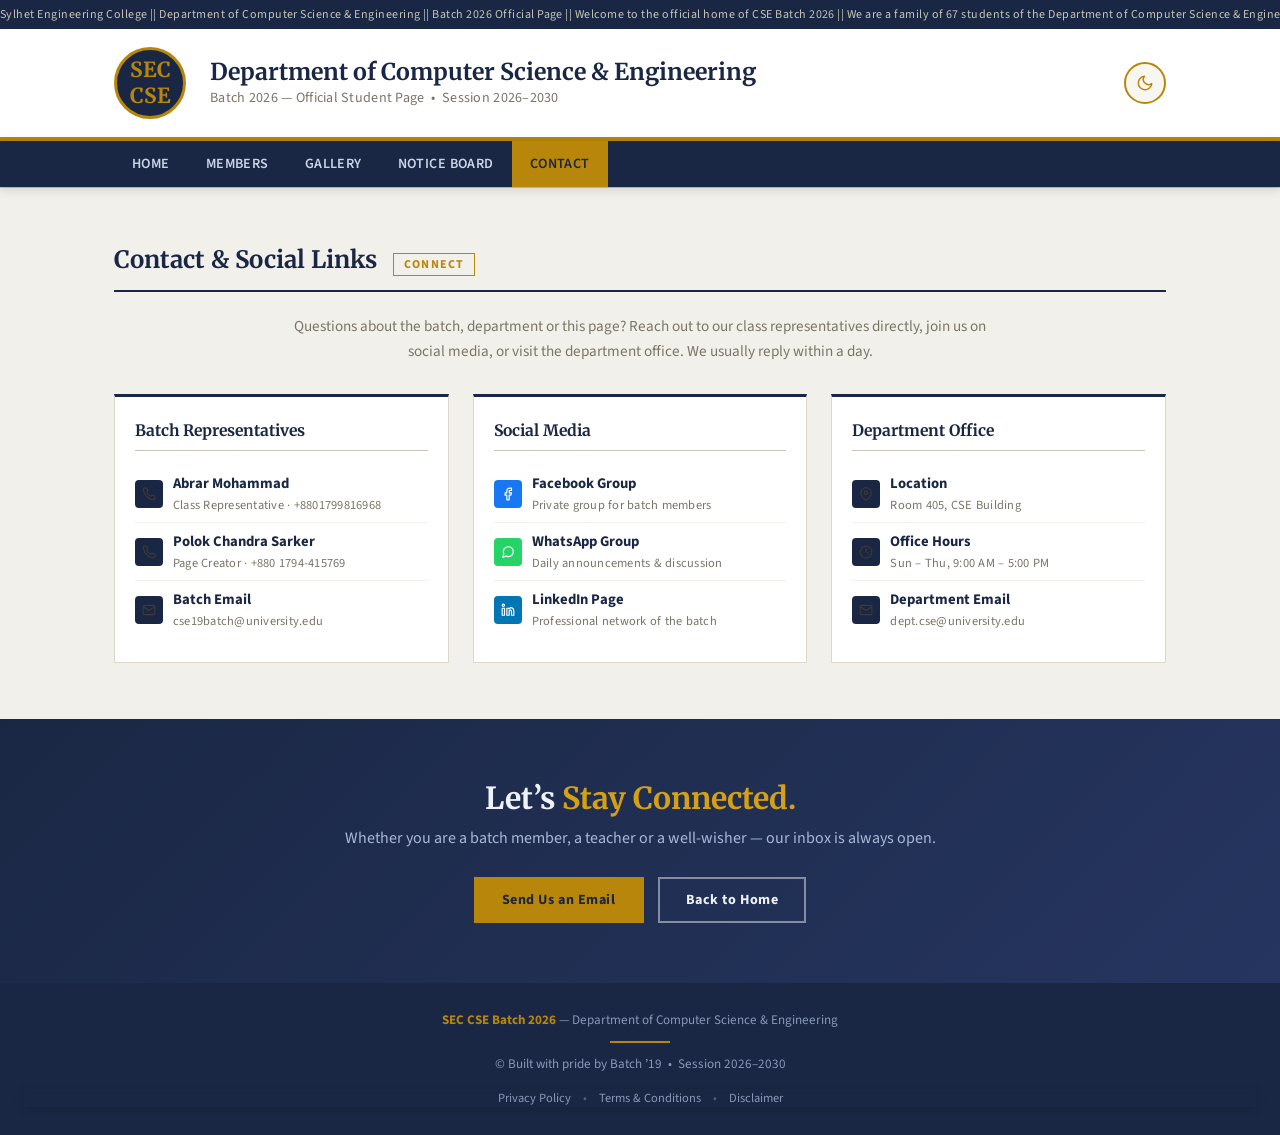
<file: contact.html>
<!DOCTYPE html>
<html lang="en">
<head>
<meta charset="UTF-8">
<meta name="viewport" content="width=device-width, initial-scale=1.0">
<meta name="description" content="Contact CSE Batch 2026 — Department of Computer Science & Engineering, Sylhet Engineering College.">
<title>Contact | SEC CSE Batch 2026</title>
<script>
(function () {
  try {
    var t = localStorage.getItem('theme');
    if (!t) t = window.matchMedia('(prefers-color-scheme: dark)').matches ? 'dark' : 'light';
    if (t === 'dark') document.documentElement.classList.add('dark-mode');
  } catch (e) {}
})();
</script>
<style>html.dark-mode{background:#0d1320}</style>
<link rel="stylesheet" href="style1.css">
<script src="script.js" defer></script>
</head>
<body>

<!-- TOP BAR -->
<div class="sticky-head">
<div class="top-bar">
  <span class="sr-only">Sylhet Engineering College || Department of Computer Science &amp; Engineering || Batch 2026 Official Page</span>
  <div class="top-bar-marquee" aria-hidden="true">
    <div class="top-bar-track">
      <!-- Text is filled by script.js — edit TOP_BAR_TEXT at the top of script.js -->
    </div>
  </div>
</div>

<!-- HEADER -->
<header>
  <div class="header-inner">
    <div class="uni-seal"> SEC <br>CSE</div>
    <div class="header-text">
      <h1>Department of Computer Science & Engineering</h1>
      <p>Batch 2026 &mdash; Official Student Page &nbsp;&bull;&nbsp; Session 2026–2030</p>
    </div>
  </div>
</header>

<!-- NAV -->
<nav>
  <button type="button" class="nav-toggle" id="nav-toggle" aria-label="Open navigation menu" aria-expanded="false" aria-controls="site-nav-menu">
    <span class="nav-toggle-bar"></span>
    <span class="nav-toggle-bar"></span>
    <span class="nav-toggle-bar"></span>
  </button>
  <ul id="site-nav-menu">
     <li><a href="index.html">Home</a></li>
    <li><a href="member.html">Members</a></li>
    <li><a href="gallery.html">Gallery</a></li>
    <li><a href="notice.html">Notice Board</a></li>
    <li><a href="contact.html" class="active">Contact</a></li>
  </ul>
</nav>
</div>

<!-- CONTACT -->
<div id="contact" class="contact-bg">
  <div class="section">
    <div class="section-header">
      <h3 class="js-typing">Contact &amp; Social Links</h3>
      <span class="tag">Connect</span>
    </div>

    <p class="members-intro">
      Questions about the batch, department or this page? Reach out to our class
      representatives directly, join us on social media, or visit the department office.
      We usually reply within a day.
    </p>

    <div class="contact-grid">

      <div class="contact-card" data-reveal>
        <h4>Batch Representatives</h4>
        <a class="contact-link" href="tel:+8801799816968">
          <span class="contact-icon">
            <svg xmlns="http://www.w3.org/2000/svg" width="14" height="14" viewBox="0 0 24 24" fill="none" stroke="currentColor" stroke-width="2" stroke-linecap="round" stroke-linejoin="round"><path d="M22 16.92v3a2 2 0 0 1-2.18 2 19.79 19.79 0 0 1-8.63-3.07 19.5 19.5 0 0 1-6-6 19.79 19.79 0 0 1-3.07-8.67A2 2 0 0 1 4.11 2h3a2 2 0 0 1 2 1.72c.127.96.361 1.903.7 2.81a2 2 0 0 1-.45 2.11L8.09 9.91a16 16 0 0 0 6 6l1.27-1.27a2 2 0 0 1 2.11-.45c.907.339 1.85.573 2.81.7A2 2 0 0 1 22 16.92z"/></svg>
          </span>
          <span class="contact-text">
            <strong>Abrar Mohammad</strong>
            <small>Class Representative &middot; +8801799816968</small>
          </span>
        </a>
        <a class="contact-link" href="tel:+8801794415769">
          <span class="contact-icon">
            <svg xmlns="http://www.w3.org/2000/svg" width="14" height="14" viewBox="0 0 24 24" fill="none" stroke="currentColor" stroke-width="2" stroke-linecap="round" stroke-linejoin="round"><path d="M22 16.92v3a2 2 0 0 1-2.18 2 19.79 19.79 0 0 1-8.63-3.07 19.5 19.5 0 0 1-6-6 19.79 19.79 0 0 1-3.07-8.67A2 2 0 0 1 4.11 2h3a2 2 0 0 1 2 1.72c.127.96.361 1.903.7 2.81a2 2 0 0 1-.45 2.11L8.09 9.91a16 16 0 0 0 6 6l1.27-1.27a2 2 0 0 1 2.11-.45c.907.339 1.85.573 2.81.7A2 2 0 0 1 22 16.92z"/></svg>
          </span>
          <span class="contact-text">
            <strong>Polok Chandra Sarker</strong>
            <small>Page Creator &middot; +880 1794-415769</small>
          </span>
        </a>
        <a class="contact-link" href="mailto:cse19batch@university.edu">
          <span class="contact-icon">
            <svg xmlns="http://www.w3.org/2000/svg" width="14" height="14" viewBox="0 0 24 24" fill="none" stroke="currentColor" stroke-width="2" stroke-linecap="round" stroke-linejoin="round"><rect x="2" y="4" width="20" height="16" rx="2"/><path d="m22 6-10 7L2 6"/></svg>
          </span>
          <span class="contact-text">
            <strong>Batch Email</strong>
            <small>cse19batch@university.edu</small>
          </span>
        </a>
      </div>

      <div class="contact-card" data-reveal>
        <h4>Social Media</h4>
        <a class="contact-link" href="#">
          <span class="contact-icon facebook">
            <svg xmlns="http://www.w3.org/2000/svg" width="14" height="14" viewBox="0 0 24 24" fill="none" stroke="currentColor" stroke-width="2" stroke-linecap="round" stroke-linejoin="round"><path d="M18 2h-3a5 5 0 0 0-5 5v3H7v4h3v8h4v-8h3l1-4h-4V7a1 1 0 0 1 1-1h3z"/></svg>
          </span>
          <span class="contact-text">
            <strong>Facebook Group</strong>
            <small>Private group for batch members</small>
          </span>
        </a>
        <a class="contact-link" href="https://chat.whatsapp.com/BFj29uCZTwAJfOUkCrlw5E?s=cl&p=a&ilr=1">
          <span class="contact-icon whatsapp">
            <svg xmlns="http://www.w3.org/2000/svg" width="14" height="14" viewBox="0 0 24 24" fill="none" stroke="currentColor" stroke-width="2" stroke-linecap="round" stroke-linejoin="round"><path d="M21 11.5a8.38 8.38 0 0 1-.9 3.8 8.5 8.5 0 0 1-7.6 4.7 8.38 8.38 0 0 1-3.8-.9L3 21l1.9-5.7a8.38 8.38 0 0 1-.9-3.8 8.5 8.5 0 0 1 4.7-7.6 8.38 8.38 0 0 1 3.8-.9h.5a8.48 8.48 0 0 1 8 8v.5z"/></svg>
          </span>
          <span class="contact-text">
            <strong>WhatsApp Group</strong>
            <small>Daily announcements &amp; discussion</small>
          </span>
        </a>
        <a class="contact-link" href="#">
          <span class="contact-icon linkedin">
            <svg xmlns="http://www.w3.org/2000/svg" width="14" height="14" viewBox="0 0 24 24" fill="none" stroke="currentColor" stroke-width="2" stroke-linecap="round" stroke-linejoin="round"><path d="M16 8a6 6 0 0 1 6 6v7h-4v-7a2 2 0 0 0-2-2 2 2 0 0 0-2 2v7h-4V9h4v1.5A6 6 0 0 1 16 8z"/><rect x="2" y="9" width="4" height="12"/><circle cx="4" cy="4" r="2"/></svg>
          </span>
          <span class="contact-text">
            <strong>LinkedIn Page</strong>
            <small>Professional network of the batch</small>
          </span>
        </a>
      </div>

      <div class="contact-card" data-reveal>
        <h4>Department Office</h4>
        <a class="contact-link" href="#">
          <span class="contact-icon">
            <svg xmlns="http://www.w3.org/2000/svg" width="14" height="14" viewBox="0 0 24 24" fill="none" stroke="currentColor" stroke-width="2" stroke-linecap="round" stroke-linejoin="round"><path d="M21 10c0 7-9 13-9 13s-9-6-9-13a9 9 0 0 1 18 0z"/><circle cx="12" cy="10" r="3"/></svg>
          </span>
          <span class="contact-text">
            <strong>Location</strong>
            <small>Room 405, CSE Building</small>
          </span>
        </a>
        <a class="contact-link" href="#">
          <span class="contact-icon">
            <svg xmlns="http://www.w3.org/2000/svg" width="14" height="14" viewBox="0 0 24 24" fill="none" stroke="currentColor" stroke-width="2" stroke-linecap="round" stroke-linejoin="round"><circle cx="12" cy="12" r="10"/><polyline points="12 6 12 12 16 14"/></svg>
          </span>
          <span class="contact-text">
            <strong>Office Hours</strong>
            <small>Sun &ndash; Thu, 9:00 AM &ndash; 5:00 PM</small>
          </span>
        </a>
        <a class="contact-link" href="mailto:dept.cse@university.edu">
          <span class="contact-icon">
            <svg xmlns="http://www.w3.org/2000/svg" width="14" height="14" viewBox="0 0 24 24" fill="none" stroke="currentColor" stroke-width="2" stroke-linecap="round" stroke-linejoin="round"><rect x="2" y="4" width="20" height="16" rx="2"/><path d="m22 6-10 7L2 6"/></svg>
          </span>
          <span class="contact-text">
            <strong>Department Email</strong>
            <small>dept.cse@university.edu</small>
          </span>
        </a>
      </div>

    </div>
  </div>
</div>

<!-- CONTACT CTA -->
<div class="cta-band">
  <div class="cta-inner">
    <h3>Let&rsquo;s <span>Stay Connected.</span></h3>
    <p>Whether you are a batch member, a teacher or a well-wisher &mdash; our inbox is always open.</p>
    <div class="cta-actions">
      <a href="mailto: ppcs9998@gmail.com" class="btn btn-gold">Send Us an Email</a>
      <a href="index.html" class="btn btn-ghost">Back to Home</a>
    </div>
  </div>
</div>

<!-- FOOTER -->
<footer>
  <div><strong> SEC CSE Batch 2026</strong> &mdash; Department of Computer Science &amp; Engineering</div>
  <div class="footer-rule"></div>
  <div>© Built with pride by Batch &rsquo;19 &nbsp;&bull;&nbsp; Session 2026&ndash;2030</div>
  <nav class="footer-legal" aria-label="Legal and information">
    <a href="privacy.html">Privacy Policy</a>
    <span class="sep" aria-hidden="true">&bull;</span>
    <a href="terms.html">Terms &amp; Conditions</a>
    <span class="sep" aria-hidden="true">&bull;</span>
    <a href="disclaimer.html">Disclaimer</a>
  </nav>
</footer>

    </body>
</html>
</file>
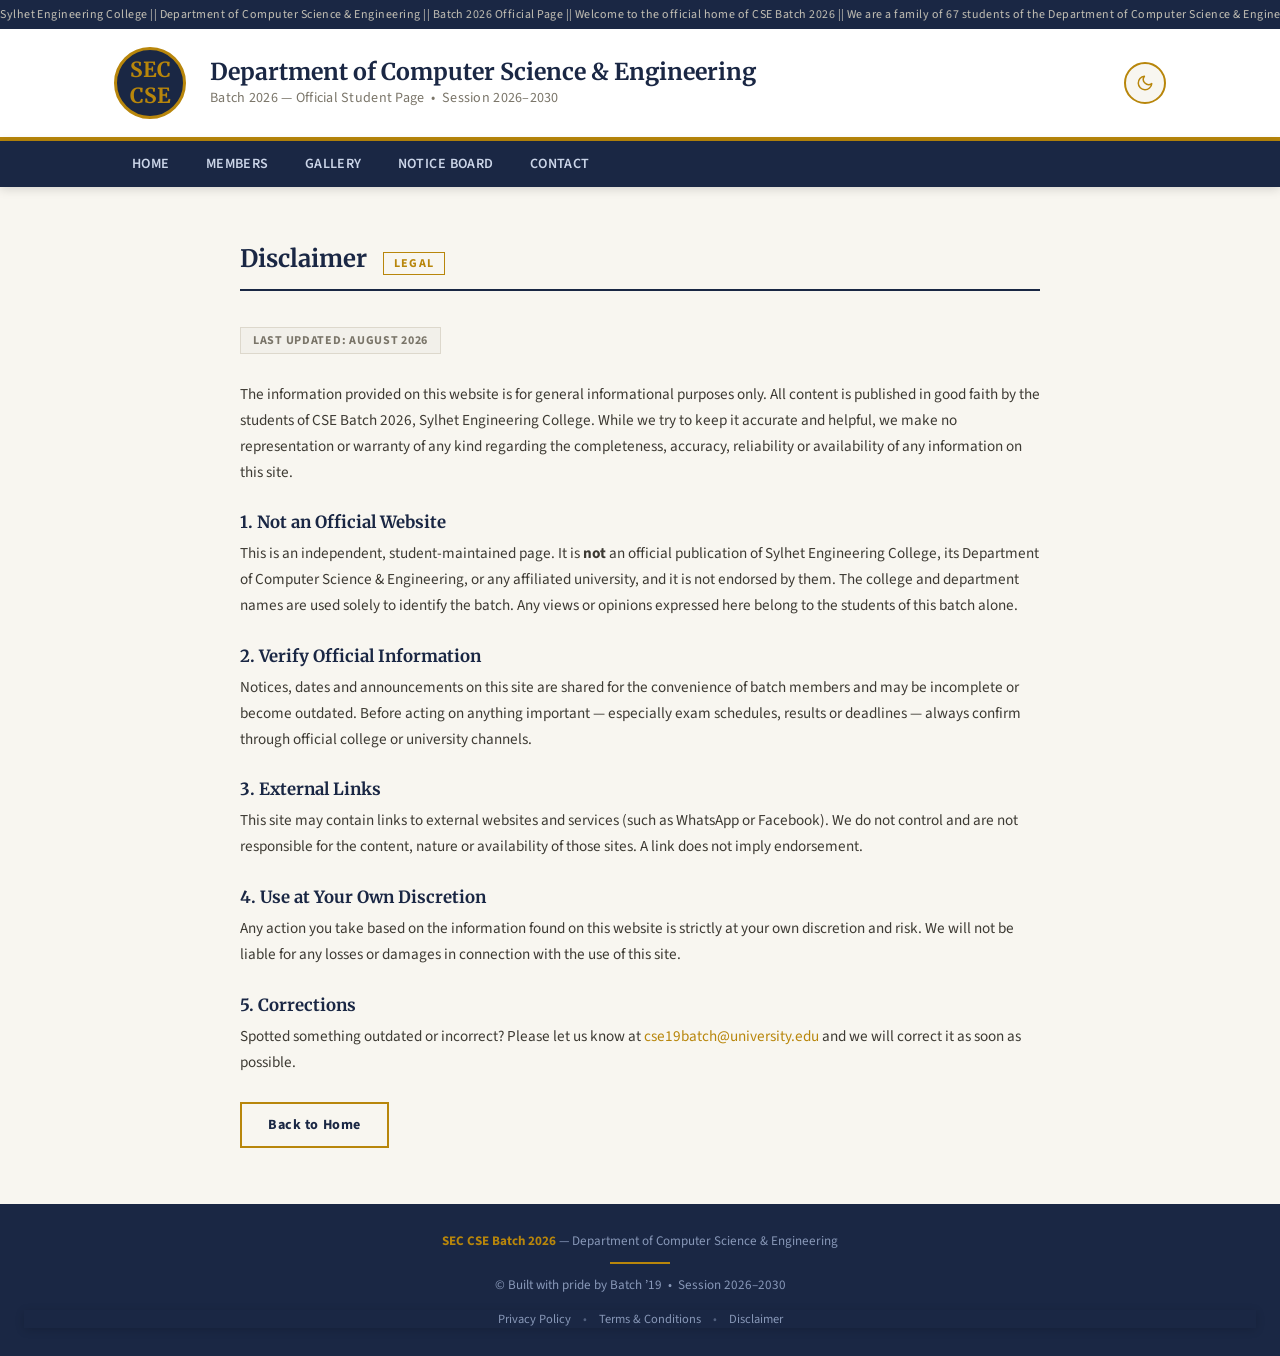
<file: disclaimer.html>
<!DOCTYPE html>
<html lang="en">
<head>
<meta charset="UTF-8">
<meta name="viewport" content="width=device-width, initial-scale=1.0">
<meta name="description" content="Disclaimer of the SEC CSE Batch 2026 student website.">
<meta name="robots" content="noindex">
<title>Disclaimer | SEC CSE Batch 2026</title>
<script>
(function () {
  try {
    var t = localStorage.getItem('theme');
    if (!t) t = window.matchMedia('(prefers-color-scheme: dark)').matches ? 'dark' : 'light';
    if (t === 'dark') document.documentElement.classList.add('dark-mode');
  } catch (e) {}
})();
</script>
<style>html.dark-mode{background:#0d1320}</style>
<link rel="stylesheet" href="style1.css">
<script src="script.js" defer></script>
</head>
<body>

<!-- TOP BAR -->
<div class="sticky-head">
<div class="top-bar">
  <span class="sr-only">Sylhet Engineering College || Department of Computer Science &amp; Engineering || Batch 2026 Official Page</span>
  <div class="top-bar-marquee" aria-hidden="true">
    <div class="top-bar-track">
      <!-- Text is filled by script.js — edit TOP_BAR_TEXT at the top of script.js -->
    </div>
  </div>
</div>

<!-- HEADER -->
<header>
  <div class="header-inner">
    <div class="uni-seal"> SEC <br>CSE</div>
    <div class="header-text">
      <h1>Department of Computer Science & Engineering</h1>
      <p>Batch 2026 &mdash; Official Student Page &nbsp;&bull;&nbsp; Session 2026–2030</p>
    </div>
  </div>
</header>

<!-- NAV -->
<nav>
  <button type="button" class="nav-toggle" id="nav-toggle" aria-label="Open navigation menu" aria-expanded="false" aria-controls="site-nav-menu">
    <span class="nav-toggle-bar"></span>
    <span class="nav-toggle-bar"></span>
    <span class="nav-toggle-bar"></span>
  </button>
  <ul id="site-nav-menu">
     <li><a href="index.html">Home</a></li>
    <li><a href="member.html">Members</a></li>
    <li><a href="gallery.html">Gallery</a></li>
    <li><a href="notice.html">Notice Board</a></li>
    <li><a href="contact.html">Contact</a></li>
  </ul>
</nav>
</div>

<!-- DISCLAIMER -->
<div id="disclaimer">
  <div class="section">
    <div class="legal-wrap">
      <div class="section-header">
        <h3>Disclaimer</h3>
        <span class="tag">Legal</span>
      </div>

      <span class="legal-updated">Last updated: August 2026</span>

      <div class="legal-section">
        <p>
          The information provided on this website is for general informational purposes only.
          All content is published in good faith by the students of CSE Batch 2026, Sylhet
          Engineering College. While we try to keep it accurate and helpful, we make no
          representation or warranty of any kind regarding the completeness, accuracy,
          reliability or availability of any information on this site.
        </p>
      </div>

      <div class="legal-section">
        <h4>1. Not an Official Website</h4>
        <p>
          This is an independent, student-maintained page. It is <strong>not</strong> an official
          publication of Sylhet Engineering College, its Department of Computer Science &amp;
          Engineering, or any affiliated university, and it is not endorsed by them. The college
          and department names are used solely to identify the batch. Any views or opinions
          expressed here belong to the students of this batch alone.
        </p>
      </div>

      <div class="legal-section">
        <h4>2. Verify Official Information</h4>
        <p>
          Notices, dates and announcements on this site are shared for the convenience of batch
          members and may be incomplete or become outdated. Before acting on anything important
          &mdash; especially exam schedules, results or deadlines &mdash; always confirm through
          official college or university channels.
        </p>
      </div>

      <div class="legal-section">
        <h4>3. External Links</h4>
        <p>
          This site may contain links to external websites and services (such as WhatsApp or
          Facebook). We do not control and are not responsible for the content, nature or
          availability of those sites. A link does not imply endorsement.
        </p>
      </div>

      <div class="legal-section">
        <h4>4. Use at Your Own Discretion</h4>
        <p>
          Any action you take based on the information found on this website is strictly at your
          own discretion and risk. We will not be liable for any losses or damages in connection
          with the use of this site.
        </p>
      </div>

      <div class="legal-section">
        <h4>5. Corrections</h4>
        <p>
          Spotted something outdated or incorrect? Please let us know at
          <a href="mailto:cse19batch@university.edu">cse19batch@university.edu</a> and we will
          correct it as soon as possible.
        </p>
      </div>

      <a href="index.html" class="btn btn-outline">Back to Home</a>
    </div>
  </div>
</div>

<!-- FOOTER -->
<footer>
  <div><strong> SEC CSE Batch 2026</strong> &mdash; Department of Computer Science &amp; Engineering</div>
  <div class="footer-rule"></div>
  <div>&copy; Built with pride by Batch &rsquo;19 &nbsp;&bull;&nbsp; Session 2026&ndash;2030</div>
  <nav class="footer-legal" aria-label="Legal and information">
    <a href="privacy.html">Privacy Policy</a>
    <span class="sep" aria-hidden="true">&bull;</span>
    <a href="terms.html">Terms &amp; Conditions</a>
    <span class="sep" aria-hidden="true">&bull;</span>
    <a href="disclaimer.html">Disclaimer</a>
  </nav>
</footer>

</body>
</html>
</file>
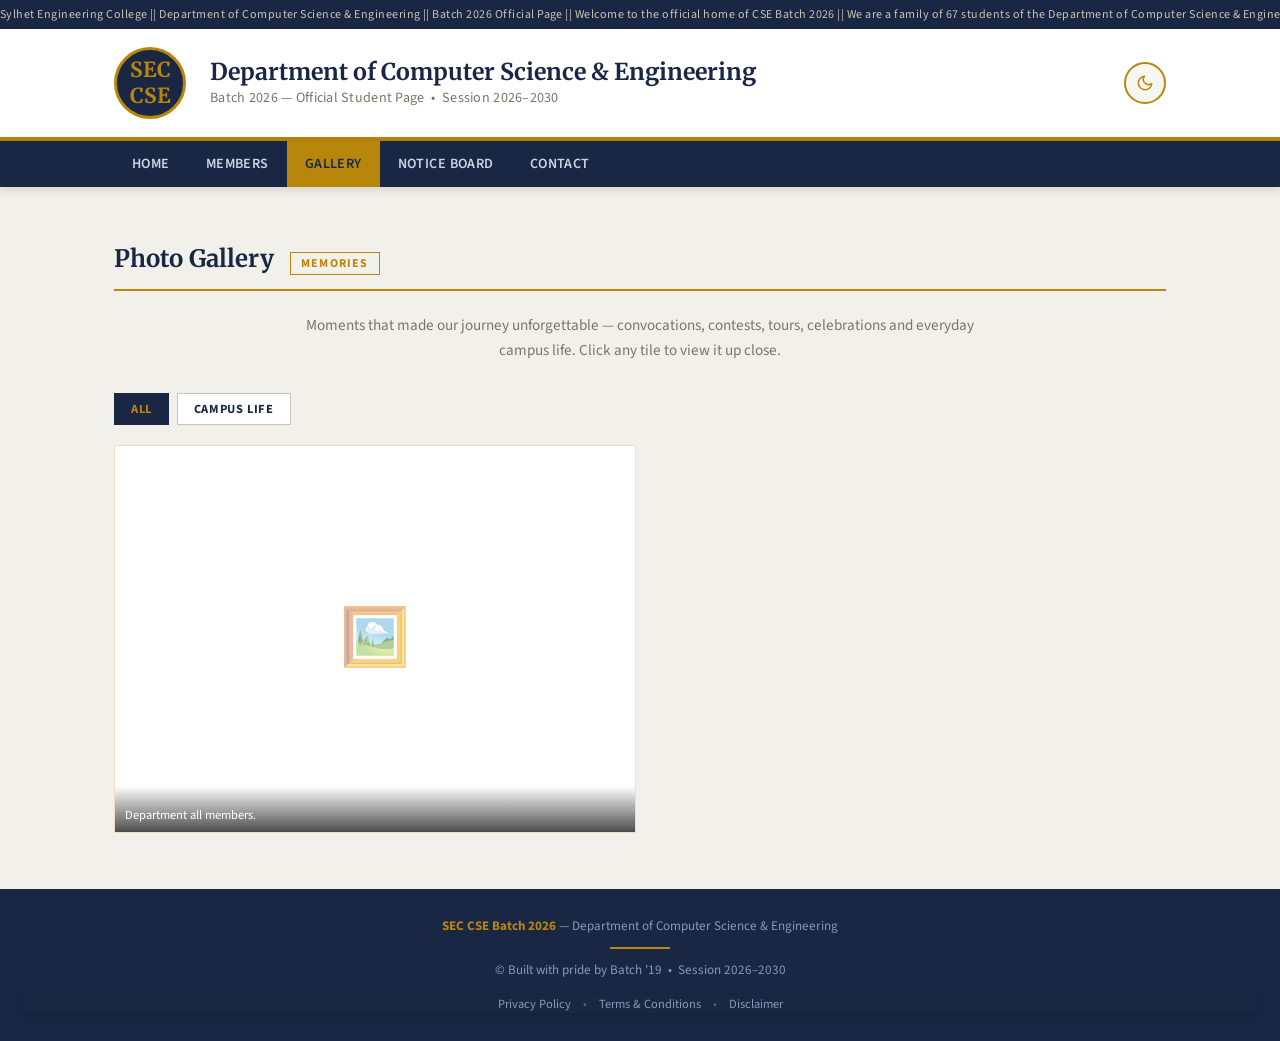
<file: gallery.html>
<!DOCTYPE html>
<html lang="en">
<head>
<meta charset="UTF-8">
<meta name="viewport" content="width=device-width, initial-scale=1.0">
<meta name="description" content="Photo gallery of CSE Batch 2026 — Department of Computer Science & Engineering, Sylhet Engineering College.">
<title>Gallery | SEC CSE Batch 2026</title>
<script>
(function () {
  try {
    var t = localStorage.getItem('theme');
    if (!t) t = window.matchMedia('(prefers-color-scheme: dark)').matches ? 'dark' : 'light';
    if (t === 'dark') document.documentElement.classList.add('dark-mode');
  } catch (e) {}
})();
</script>
<style>html.dark-mode{background:#0d1320}</style>
<link rel="stylesheet" href="style1.css">
<script src="gallery-data.js" defer></script>
<script src="script.js" defer></script>
</head>
<body>

<!-- TOP BAR -->
<div class="sticky-head">
<div class="top-bar">
  <span class="sr-only">Sylhet Engineering College || Department of Computer Science &amp; Engineering || Batch 2026 Official Page</span>
  <div class="top-bar-marquee" aria-hidden="true">
    <div class="top-bar-track">
      <!-- Text is filled by script.js — edit TOP_BAR_TEXT at the top of script.js -->
    </div>
  </div>
</div>

<!-- HEADER -->
<header>
  <div class="header-inner">
    <div class="uni-seal"> SEC <br>CSE</div>
    <div class="header-text">
      <h1>Department of Computer Science & Engineering</h1>
      <p>Batch 2026 &mdash; Official Student Page &nbsp;&bull;&nbsp; Session 2026–2030</p>
    </div>
  </div>
</header>

<!-- NAV -->
<nav>
  <button type="button" class="nav-toggle" id="nav-toggle" aria-label="Open navigation menu" aria-expanded="false" aria-controls="site-nav-menu">
    <span class="nav-toggle-bar"></span>
    <span class="nav-toggle-bar"></span>
    <span class="nav-toggle-bar"></span>
  </button>
  <ul id="site-nav-menu">
     <li><a href="index.html">Home</a></li>
    <li><a href="member.html">Members</a></li>
    <li><a href="gallery.html" class="active">Gallery</a></li>
    <li><a href="notice.html">Notice Board</a></li>
    <li><a href="contact.html">Contact</a></li>
  </ul>
</nav>
</div>

<!-- GALLERY -->
<div id="gallery" class="gallery-bg">
  <div class="gallery-inner">
    <div class="gallery-header">
      <h3 class="js-typing">Photo Gallery</h3>
      <span class="tag">Memories</span>
    </div>

    <p class="members-intro">
      Moments that made our journey unforgettable &mdash; convocations, contests, tours,
      celebrations and everyday campus life. Click any tile to view it up close.
    </p>

    <!-- Gallery images are rendered by script.js from GALLERY_DATA
         (gallery-data.js). There is no Firebase — the admin edits the data
         file in admin.html, then commits it to the repository. -->
    <div class="gallery-grid" data-gallery-grid></div>
  </div>
</div>

<!-- FOOTER -->
<footer>
  <div><strong> SEC CSE Batch 2026</strong> &mdash; Department of Computer Science &amp; Engineering</div>
  <div class="footer-rule"></div>
  <div>© Built with pride by Batch &rsquo;19 &nbsp;&bull;&nbsp; Session 2026&ndash;2030</div>
  <nav class="footer-legal" aria-label="Legal and information">
    <a href="privacy.html">Privacy Policy</a>
    <span class="sep" aria-hidden="true">&bull;</span>
    <a href="terms.html">Terms &amp; Conditions</a>
    <span class="sep" aria-hidden="true">&bull;</span>
    <a href="disclaimer.html">Disclaimer</a>
  </nav>
</footer>


    </body>
</html>
</file>
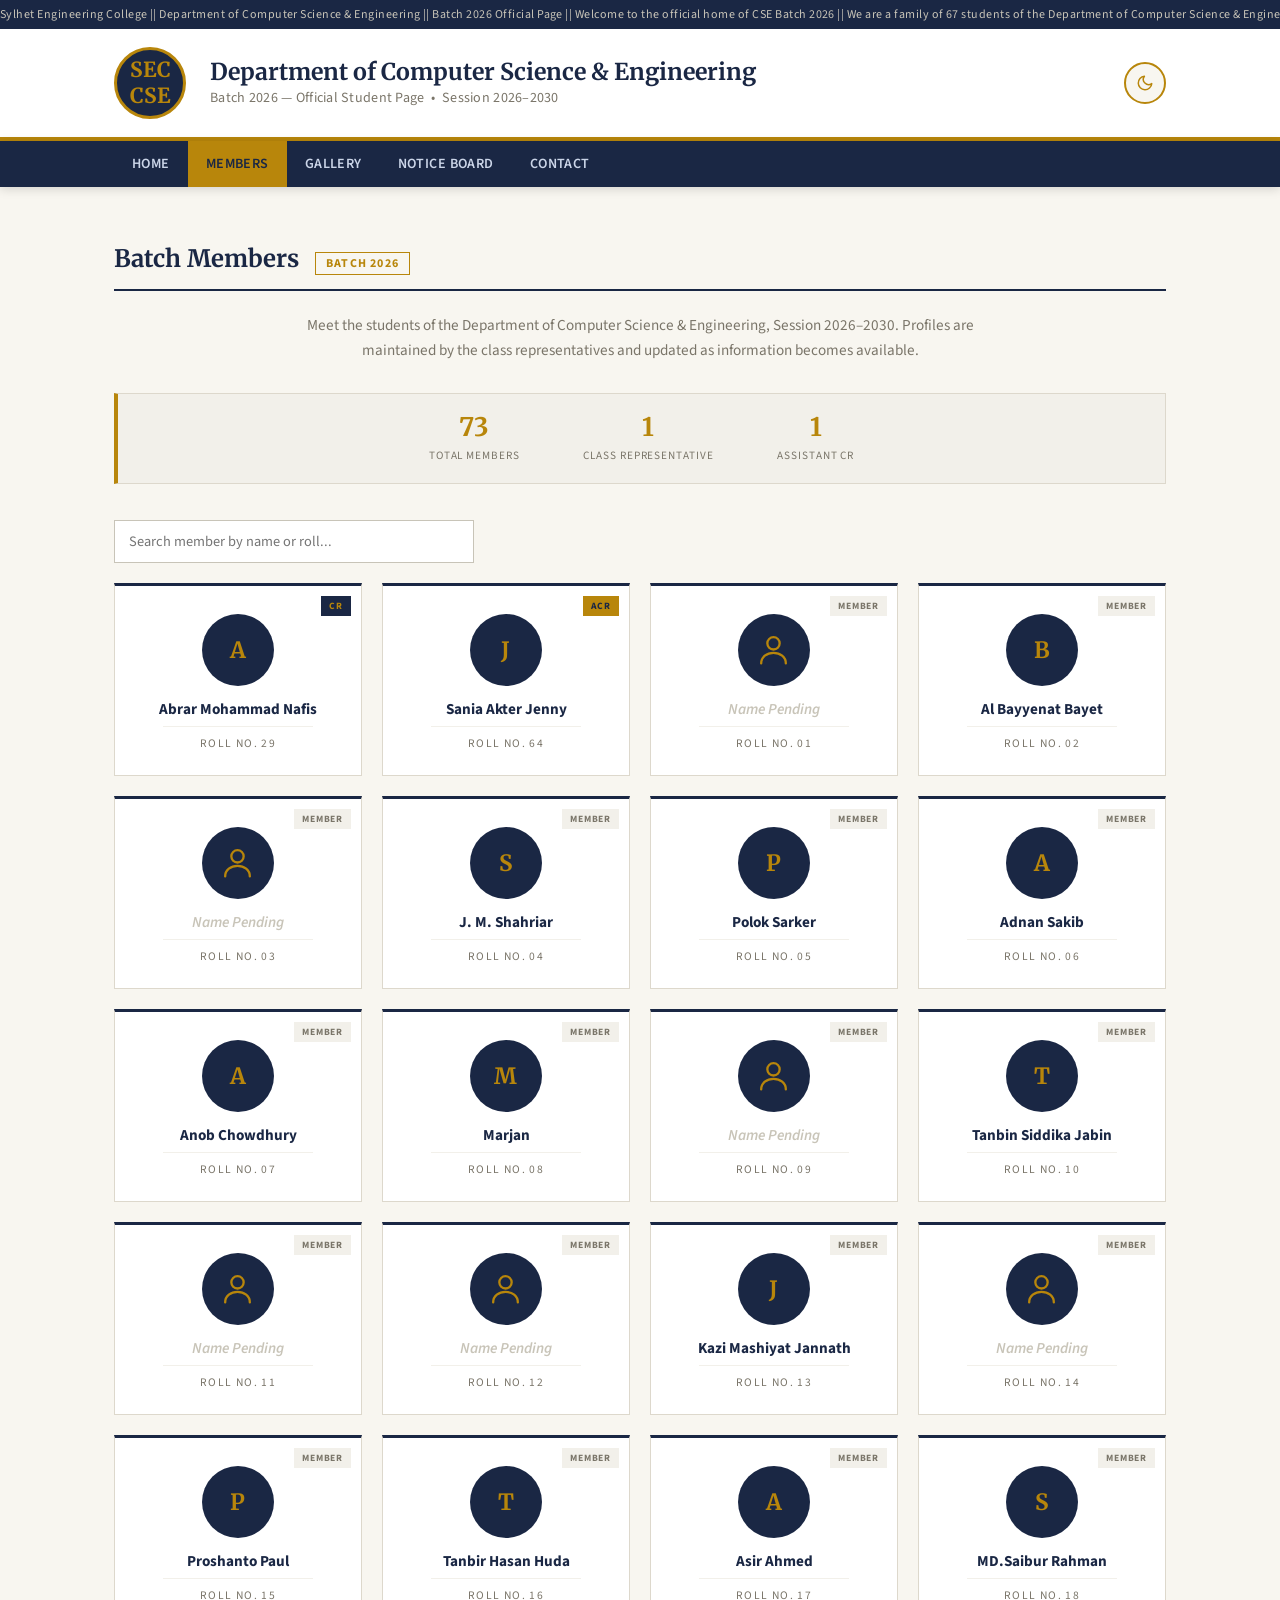
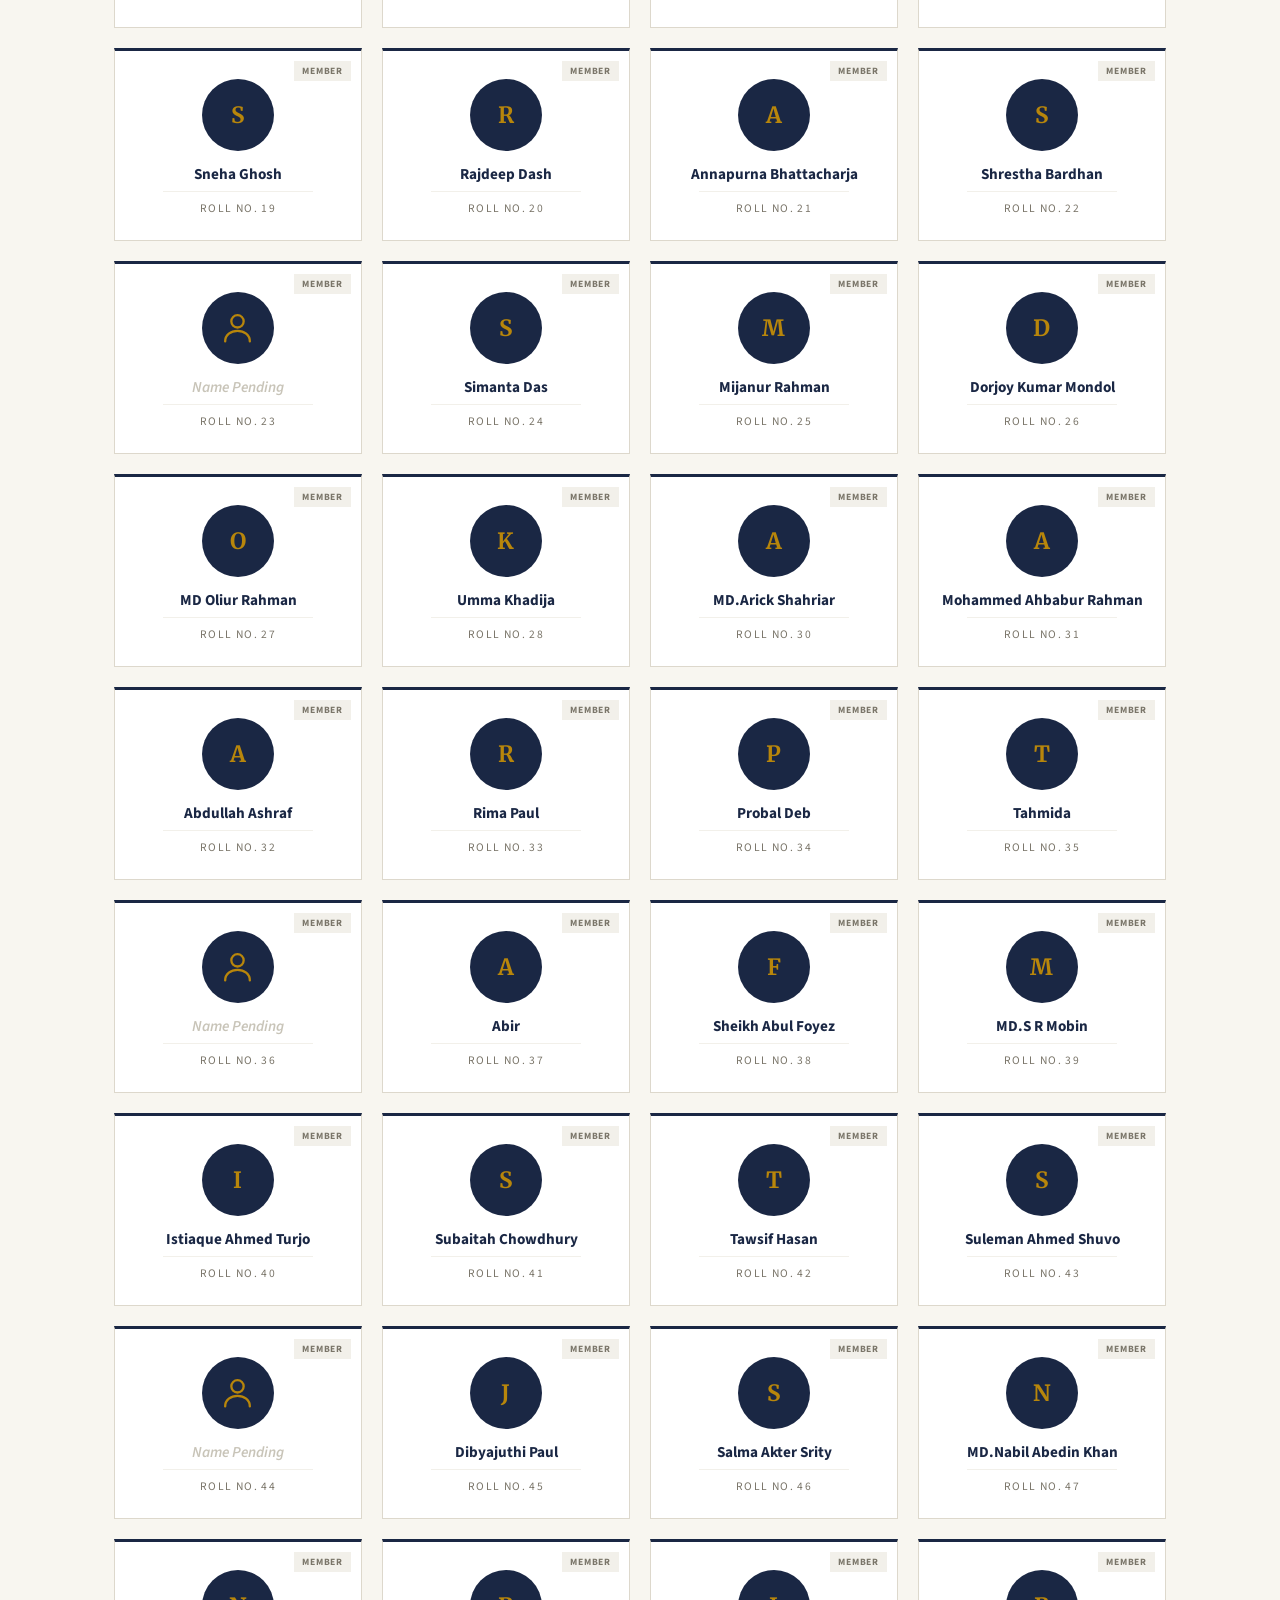
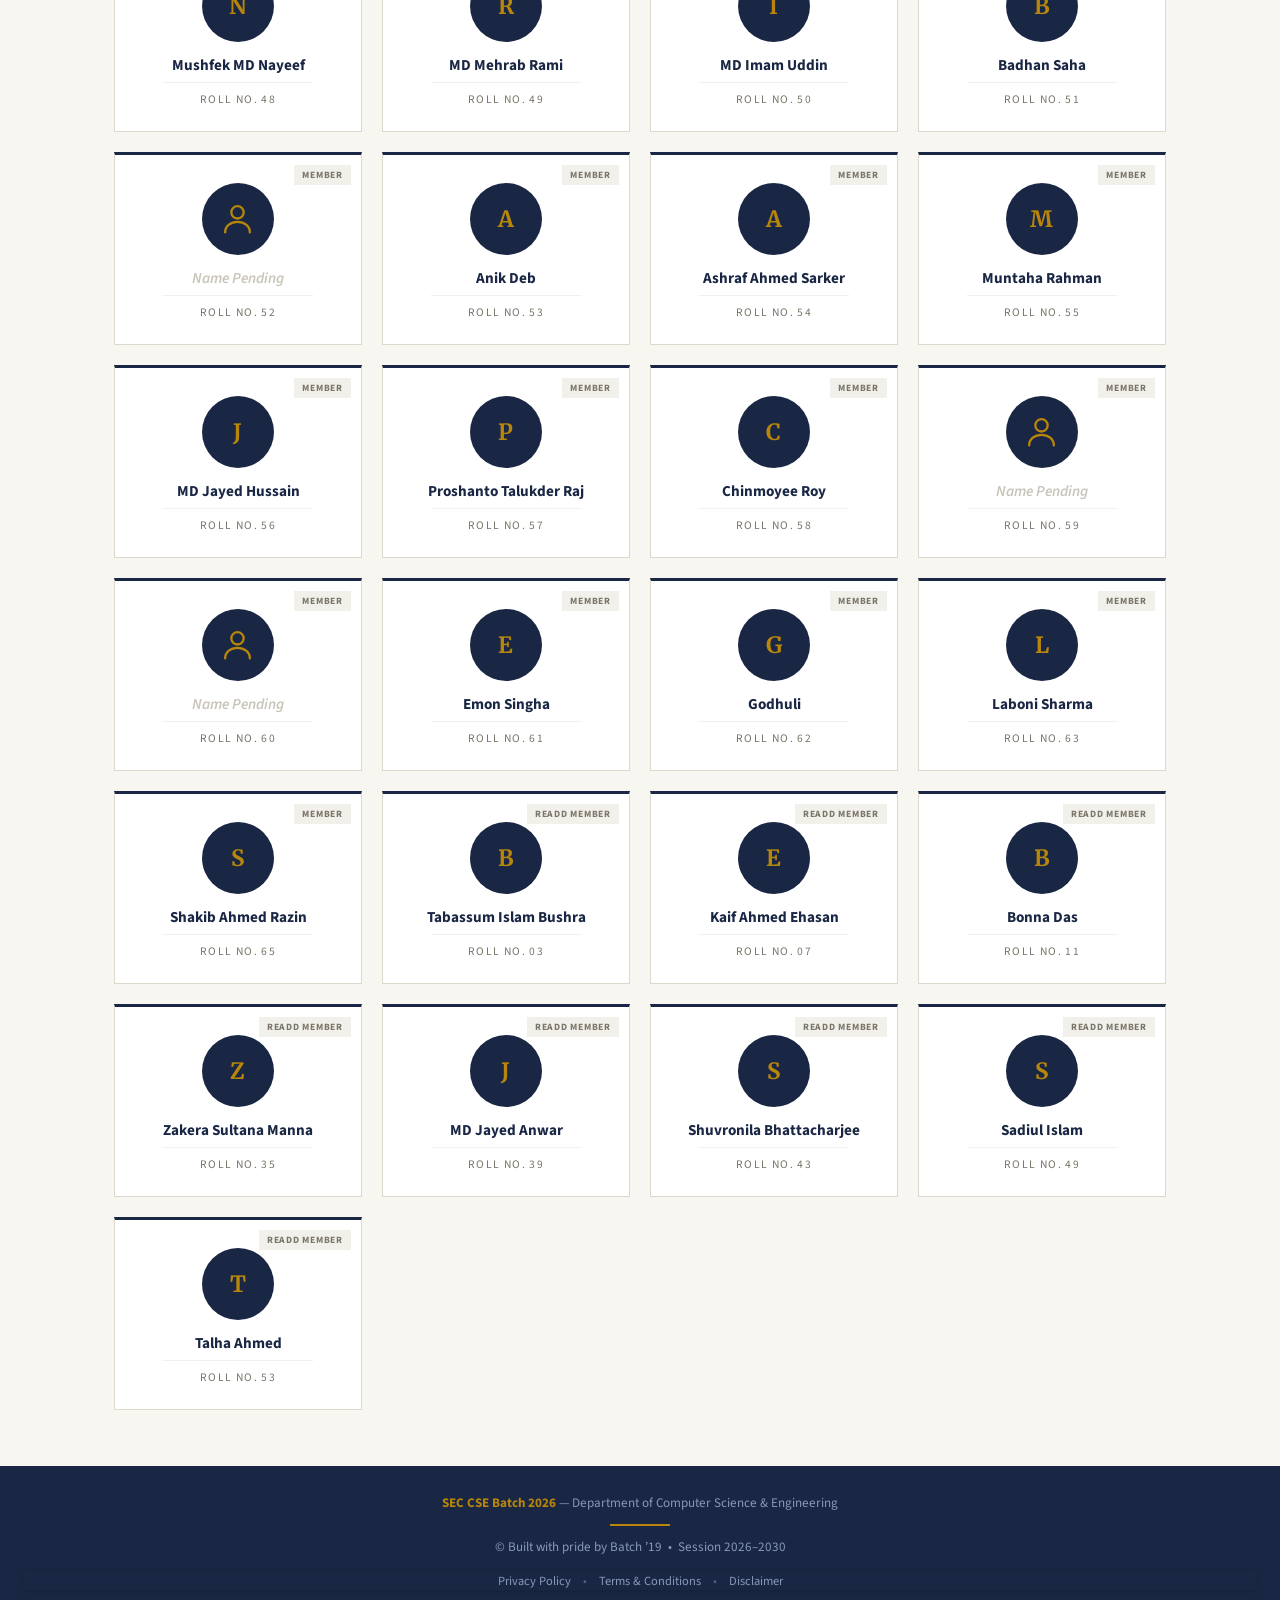
<file: member.html>
<!DOCTYPE html>
<html lang="en">
<head>
<meta charset="UTF-8">
<meta name="viewport" content="width=device-width, initial-scale=1.0">
<title>Members | SEC CSE Batch 2026</title>
<script>
(function () {
  try {
    var t = localStorage.getItem('theme');
    if (!t) t = window.matchMedia('(prefers-color-scheme: dark)').matches ? 'dark' : 'light';
    if (t === 'dark') document.documentElement.classList.add('dark-mode');
  } catch (e) {}
})();
</script>
<style>html.dark-mode{background:#0d1320}</style>
<link rel="stylesheet" href="style1.css">
<script src="script.js" defer></script>
</head>
<body>

<!-- TOP BAR -->
<div class="sticky-head">
<div class="top-bar">
  <span class="sr-only">Sylhet Engineering College || Department of Computer Science &amp; Engineering || Batch 2026 Official Page</span>
  <div class="top-bar-marquee" aria-hidden="true">
    <div class="top-bar-track">
      <!-- Text is filled by script.js — edit TOP_BAR_TEXT at the top of script.js -->
    </div>
  </div>
</div>

<!-- HEADER -->
<header>
  <div class="header-inner">
    <div class="uni-seal"> SEC <br>CSE</div>
    <div class="header-text">
      <h1>Department of Computer Science & Engineering</h1>
      <p>Batch 2026 &mdash; Official Student Page &nbsp;&bull;&nbsp; Session 2026&ndash;2030</p>
    </div>
  </div>
</header>

<!-- NAV -->
<nav>
  <button type="button" class="nav-toggle" id="nav-toggle" aria-label="Open navigation menu" aria-expanded="false" aria-controls="site-nav-menu">
    <span class="nav-toggle-bar"></span>
    <span class="nav-toggle-bar"></span>
    <span class="nav-toggle-bar"></span>
  </button>
  <ul id="site-nav-menu">
    <li><a href="index.html">Home</a></li>
    <li><a href="member.html" class="active">Members</a></li>
    <li><a href="gallery.html">Gallery</a></li>
    <li><a href="notice.html">Notice Board</a></li>
    <li><a href="contact.html">Contact</a></li>
  </ul>
</nav>
</div>

<!-- MEMBERS -->
<div id="members">
  <div class="section">
    <div class="section-header">
      <h3 class="js-typing">Batch Members</h3>
      <span class="tag">Batch 2026</span>
    </div>

    <p class="members-intro">
      Meet the students of the Department of Computer Science &amp; Engineering,
      Session 2026&ndash;2030. Profiles are maintained by the class representatives
      and updated as information becomes available.
    </p>

    <div class="members-stats">
      <div class="mstat">
        <span class="mstat-num" data-stat="total">&mdash;</span>
        <span class="mstat-label">Total Members</span>
      </div>
      <div class="mstat">
        <span class="mstat-num" data-stat="cr">&mdash;</span>
        <span class="mstat-label">Class Representative</span>
      </div>
      <div class="mstat">
        <span class="mstat-num" data-stat="acr">&mdash;</span>
        <span class="mstat-label">Assistant CR</span>
      </div>
    </div>

    <div class="members-grid">

      <div class="member-card">
        <span class="member-role cr">CR</span>
        <div class="member-avatar">A</div>
        <div class="member-name">Abrar Mohammad Nafis</div>
        <div class="member-roll">Roll No. 29</div>
      </div>

      <div class="member-card">
        <span class="member-role acr">ACR</span>
        <div class="member-avatar">J</div>
        <div class="member-name">Sania Akter Jenny</div>
        <div class="member-roll">Roll No. 64</div>
      </div>

      <div class="member-card">
        <span class="member-role">Member</span>
        <div class="member-avatar pending"></div>
        <div class="member-name pending">Name Pending</div>
        <div class="member-roll">Roll No. 01</div>
      </div>

      <div class="member-card">
        <span class="member-role">Member</span>
        <div class="member-avatar">B</div>
        <div class="member-name">Al Bayyenat Bayet</div>
        <div class="member-roll">Roll No. 02</div>
      </div>

      <div class="member-card">
        <span class="member-role">Member</span>
        <div class="member-avatar pending"></div>
        <div class="member-name pending">Name Pending</div>
        <div class="member-roll">Roll No. 03</div>
      </div>

      <div class="member-card">
        <span class="member-role">Member</span>
        <div class="member-avatar">S</div>
        <div class="member-name">J. M. Shahriar</div>
        <div class="member-roll">Roll No. 04</div>
      </div>

      <div class="member-card">
        <span class="member-role">Member</span>
        <div class="member-avatar">P</div>
        <div class="member-name">Polok Sarker</div>
        <div class="member-roll">Roll No. 05</div>
      </div>

      <div class="member-card">
        <span class="member-role">Member</span>
        <div class="member-avatar">A</div>
        <div class="member-name">Adnan Sakib</div>
        <div class="member-roll">Roll No. 06</div>
      </div>

      <div class="member-card">
        <span class="member-role">Member</span>
        <div class="member-avatar">A</div>
        <div class="member-name">Anob Chowdhury</div>
        <div class="member-roll">Roll No. 07</div>
      </div>

      <div class="member-card">
        <span class="member-role">Member</span>
        <div class="member-avatar">M</div>
        <div class="member-name">Marjan</div>
        <div class="member-roll">Roll No. 08</div>
      </div>

      <div class="member-card">
        <span class="member-role">Member</span>
        <div class="member-avatar pending"></div>
        <div class="member-name pending">Name Pending</div>
        <div class="member-roll">Roll No. 09</div>
      </div>

      <div class="member-card">
        <span class="member-role">Member</span>
        <div class="member-avatar">T</div>
        <div class="member-name">Tanbin Siddika Jabin</div>
        <div class="member-roll">Roll No. 10</div>
      </div>

      <div class="member-card">
        <span class="member-role">Member</span>
        <div class="member-avatar pending"></div>
        <div class="member-name pending">Name Pending</div>
        <div class="member-roll">Roll No. 11</div>
      </div>

      <div class="member-card">
        <span class="member-role">Member</span>
        <div class="member-avatar pending"></div>
        <div class="member-name pending">Name Pending</div>
        <div class="member-roll">Roll No. 12</div>
      </div>

      <div class="member-card">
        <span class="member-role">Member</span>
        <div class="member-avatar">J</div>
        <div class="member-name">Kazi Mashiyat Jannath</div>
        <div class="member-roll">Roll No. 13</div>
      </div>

      <div class="member-card">
        <span class="member-role">Member</span>
        <div class="member-avatar pending"></div>
        <div class="member-name pending">Name Pending</div>
        <div class="member-roll">Roll No. 14</div>
      </div>

      <div class="member-card">
        <span class="member-role">Member</span>
        <div class="member-avatar">P</div>
        <div class="member-name">Proshanto Paul</div>
        <div class="member-roll">Roll No. 15</div>
      </div>

      <div class="member-card">
        <span class="member-role">Member</span>
        <div class="member-avatar">T</div>
        <div class="member-name">Tanbir Hasan Huda</div>
        <div class="member-roll">Roll No. 16</div>
      </div>

      <div class="member-card">
        <span class="member-role">Member</span>
        <div class="member-avatar">A</div>
        <div class="member-name">Asir Ahmed</div>
        <div class="member-roll">Roll No. 17</div>
      </div>

      <div class="member-card">
        <span class="member-role">Member</span>
        <div class="member-avatar">S</div>
        <div class="member-name">MD.Saibur Rahman</div>
        <div class="member-roll">Roll No. 18</div>
      </div>

      <div class="member-card">
        <span class="member-role">Member</span>
        <div class="member-avatar">S</div>
        <div class="member-name">Sneha Ghosh</div>
        <div class="member-roll">Roll No. 19</div>
      </div>

      <div class="member-card">
        <span class="member-role">Member</span>
        <div class="member-avatar">R</div>
        <div class="member-name ">Rajdeep Dash</div>
        <div class="member-roll">Roll No. 20</div>
      </div>

      <div class="member-card">
        <span class="member-role">Member</span>
        <div class="member-avatar">A</div>
        <div class="member-name">Annapurna Bhattacharja</div>
        <div class="member-roll">Roll No. 21</div>
      </div>

      <div class="member-card">
        <span class="member-role">Member</span>
        <div class="member-avatar">S</div>
        <div class="member-name">Shrestha Bardhan</div>
        <div class="member-roll">Roll No. 22</div>
      </div>

      <div class="member-card">
        <span class="member-role">Member</span>
        <div class="member-avatar pending"></div>
        <div class="member-name pending">Name Pending</div>
        <div class="member-roll">Roll No. 23</div>
      </div>

      <div class="member-card">
        <span class="member-role">Member</span>
        <div class="member-avatar">S</div>
        <div class="member-name">Simanta Das</div>
        <div class="member-roll">Roll No. 24</div>
      </div>

      <div class="member-card">
        <span class="member-role">Member</span>
        <div class="member-avatar">M</div>
        <div class="member-name">Mijanur Rahman</div>
        <div class="member-roll">Roll No. 25</div>
      </div>

      <div class="member-card">
        <span class="member-role">Member</span>
        <div class="member-avatar">D</div>
        <div class="member-name">Dorjoy Kumar Mondol</div>
        <div class="member-roll">Roll No. 26</div>
      </div>

      <div class="member-card">
        <span class="member-role">Member</span>
        <div class="member-avatar">O</div>
        <div class="member-name">MD Oliur Rahman</div>
        <div class="member-roll">Roll No. 27</div>
      </div>

      <div class="member-card">
        <span class="member-role">Member</span>
        <div class="member-avatar">K</div>
        <div class="member-name">Umma Khadija</div>
        <div class="member-roll">Roll No. 28</div>
      </div>

       <div class="member-card">
        <span class="member-role">Member</span>
        <div class="member-avatar">A</div>
        <div class="member-name">MD.Arick Shahriar</div>
        <div class="member-roll">Roll No. 30</div>
      </div>

      <div class="member-card">
        <span class="member-role">Member</span>
        <div class="member-avatar">A</div>
        <div class="member-name">Mohammed Ahbabur Rahman</div>
        <div class="member-roll">Roll No. 31</div>
      </div>

      <div class="member-card">
        <span class="member-role">Member</span>
        <div class="member-avatar">A</div>
        <div class="member-name">Abdullah Ashraf</div>
        <div class="member-roll">Roll No. 32</div>
      </div>

      <div class="member-card">
        <span class="member-role">Member</span>
        <div class="member-avatar">R</div>
        <div class="member-name">Rima Paul</div>
        <div class="member-roll">Roll No. 33</div>
      </div>

      <div class="member-card">
        <span class="member-role">Member</span>
        <div class="member-avatar">P</div>
        <div class="member-name">Probal Deb</div>
        <div class="member-roll">Roll No. 34</div>
      </div>

      <div class="member-card">
        <span class="member-role">Member</span>
        <div class="member-avatar">T</div>
        <div class="member-name">Tahmida</div>
        <div class="member-roll">Roll No. 35</div>
      </div>

      <div class="member-card">
        <span class="member-role">Member</span>
        <div class="member-avatar pending"></div>
        <div class="member-name pending">Name Pending</div>
        <div class="member-roll">Roll No. 36</div>
      </div>

      <div class="member-card">
        <span class="member-role">Member</span>
        <div class="member-avatar">A</div>
        <div class="member-name">Abir</div>
        <div class="member-roll">Roll No. 37</div>
      </div>

      <div class="member-card">
        <span class="member-role">Member</span>
        <div class="member-avatar">F</div>
        <div class="member-name">Sheikh Abul Foyez</div>
        <div class="member-roll">Roll No. 38</div>
      </div>

      <div class="member-card">
        <span class="member-role">Member</span>
        <div class="member-avatar">M</div>
        <div class="member-name">MD.S R Mobin</div>
        <div class="member-roll">Roll No. 39</div>
      </div>

      <div class="member-card">
        <span class="member-role">Member</span>
        <div class="member-avatar">I</div>
        <div class="member-name">Istiaque Ahmed Turjo</div>
        <div class="member-roll">Roll No. 40</div>
      </div>

      <div class="member-card">
        <span class="member-role">Member</span>
        <div class="member-avatar">S</div>
        <div class="member-name">Subaitah Chowdhury</div>
        <div class="member-roll">Roll No. 41</div>
      </div>

      <div class="member-card">
        <span class="member-role">Member</span>
        <div class="member-avatar">T</div>
        <div class="member-name">Tawsif Hasan</div>
        <div class="member-roll">Roll No. 42</div>
      </div>

      <div class="member-card">
        <span class="member-role">Member</span>
        <div class="member-avatar">S</div>
        <div class="member-name">Suleman Ahmed Shuvo</div>
        <div class="member-roll">Roll No. 43</div>
      </div>

      <div class="member-card">
        <span class="member-role">Member</span>
        <div class="member-avatar pending"></div>
        <div class="member-name pending">Name Pending</div>
        <div class="member-roll">Roll No. 44</div>
      </div>

      <div class="member-card">
        <span class="member-role">Member</span>
        <div class="member-avatar">J</div>
        <div class="member-name">Dibyajuthi Paul</div>
        <div class="member-roll">Roll No. 45</div>
      </div>

      <div class="member-card">
        <span class="member-role">Member</span>
        <div class="member-avatar">S</div>
        <div class="member-name">Salma Akter Srity</div>
        <div class="member-roll">Roll No. 46</div>
      </div>

      <div class="member-card">
        <span class="member-role">Member</span>
        <div class="member-avatar">N</div>
        <div class="member-name ">MD.Nabil Abedin Khan</div>
        <div class="member-roll">Roll No. 47</div>
      </div>

      <div class="member-card">
        <span class="member-role">Member</span>
        <div class="member-avatar">N</div>
        <div class="member-name">Mushfek MD Nayeef</div>
        <div class="member-roll">Roll No. 48</div>
      </div>

      <div class="member-card">
        <span class="member-role">Member</span>
        <div class="member-avatar">R</div>
        <div class="member-name">MD Mehrab Rami</div>
        <div class="member-roll">Roll No. 49</div>
      </div>

      <div class="member-card">
        <span class="member-role">Member</span>
        <div class="member-avatar">I</div>
        <div class="member-name">MD Imam Uddin</div>
        <div class="member-roll">Roll No. 50</div>
      </div>

      <div class="member-card">
        <span class="member-role">Member</span>
        <div class="member-avatar">B</div>
        <div class="member-name">Badhan Saha</div>
        <div class="member-roll">Roll No. 51</div>
      </div>

      <div class="member-card">
        <span class="member-role">Member</span>
        <div class="member-avatar pending"></div>
        <div class="member-name pending">Name Pending</div>
        <div class="member-roll">Roll No. 52</div>
      </div>

      <div class="member-card">
        <span class="member-role">Member</span>
        <div class="member-avatar">A</div>
        <div class="member-name">Anik Deb</div>
        <div class="member-roll">Roll No. 53</div>
      </div>

      <div class="member-card">
        <span class="member-role">Member</span>
        <div class="member-avatar">A</div>
        <div class="member-name">Ashraf Ahmed Sarker</div>
        <div class="member-roll">Roll No. 54</div>
      </div>

      <div class="member-card">
        <span class="member-role">Member</span>
        <div class="member-avatar">M</div>
        <div class="member-name">Muntaha Rahman</div>
        <div class="member-roll">Roll No. 55</div>
      </div>

      <div class="member-card">
        <span class="member-role">Member</span>
        <div class="member-avatar">J</div>
        <div class="member-name">MD Jayed Hussain</div>
        <div class="member-roll">Roll No. 56</div>
      </div>

      <div class="member-card">
        <span class="member-role">Member</span>
        <div class="member-avatar">P</div>
        <div class="member-name">Proshanto Talukder Raj</div>
        <div class="member-roll">Roll No. 57</div>
      </div>

      <div class="member-card">
        <span class="member-role">Member</span>
        <div class="member-avatar">C</div>
        <div class="member-name">Chinmoyee Roy</div>
        <div class="member-roll">Roll No. 58</div>
      </div>

      <div class="member-card">
        <span class="member-role">Member</span>
        <div class="member-avatar pending"></div>
        <div class="member-name pending">Name Pending</div>
        <div class="member-roll">Roll No. 59</div>
      </div>

      <div class="member-card">
        <span class="member-role">Member</span>
        <div class="member-avatar pending"></div>
        <div class="member-name pending">Name Pending</div>
        <div class="member-roll">Roll No. 60</div>
      </div>

      <div class="member-card">
        <span class="member-role">Member</span>
        <div class="member-avatar">E</div>
        <div class="member-name">Emon Singha</div>
        <div class="member-roll">Roll No. 61</div>
      </div>

      <div class="member-card">
        <span class="member-role">Member</span>
        <div class="member-avatar">G</div>
        <div class="member-name">Godhuli</div>
        <div class="member-roll">Roll No. 62</div>
      </div>

      <div class="member-card">
        <span class="member-role">Member</span>
        <div class="member-avatar">L</div>
        <div class="member-name">Laboni Sharma</div>
        <div class="member-roll">Roll No. 63</div>
      </div>

     

      <div class="member-card">
        <span class="member-role">Member</span>
        <div class="member-avatar">S</div>
        <div class="member-name">Shakib Ahmed Razin</div>
        <div class="member-roll">Roll No. 65</div>
      </div>
      <div class="member-card">
        <span class="member-role">Readd Member</span>
        <div class="member-avatar">B</div>
        <div class="member-name">Tabassum Islam Bushra</div>
        <div class="member-roll">Roll No. 03</div>
      </div>
      <div class="member-card">
        <span class="member-role">Readd Member</span>
        <div class="member-avatar">E</div>
        <div class="member-name">Kaif Ahmed Ehasan</div>
        <div class="member-roll">Roll No. 07</div>
      </div>
      <div class="member-card">
        <span class="member-role">Readd Member</span>
        <div class="member-avatar">B</div>
        <div class="member-name">Bonna Das</div>
        <div class="member-roll">Roll No. 11</div>
      </div>
      <div class="member-card">
        <span class="member-role">Readd Member</span>
        <div class="member-avatar">Z</div>
        <div class="member-name">Zakera Sultana Manna</div>
        <div class="member-roll">Roll No. 35</div>
      </div>
      <div class="member-card">
        <span class="member-role">Readd Member</span>
        <div class="member-avatar">J</div>
        <div class="member-name">MD Jayed Anwar</div>
        <div class="member-roll">Roll No. 39</div>
      </div>
      <div class="member-card">
        <span class="member-role">Readd Member</span>
        <div class="member-avatar">S</div>
        <div class="member-name">Shuvronila Bhattacharjee</div>
        <div class="member-roll">Roll No. 43</div>
      </div>
      <div class="member-card">
        <span class="member-role">Readd Member</span>
        <div class="member-avatar">S</div>
        <div class="member-name">Sadiul Islam</div>
        <div class="member-roll">Roll No. 49</div>
      </div>
      <div class="member-card">
        <span class="member-role"> Readd Member</span>
        <div class="member-avatar">T</div>
        <div class="member-name">Talha Ahmed</div>
        <div class="member-roll">Roll No. 53</div>
      </div>

    </div>
  </div>
</div>

<!-- FOOTER -->
<footer>
  <div><strong> SEC CSE Batch 2026</strong> &mdash; Department of Computer Science &amp; Engineering</div>
  <div class="footer-rule"></div>
  <div>© Built with pride by Batch &rsquo;19 &nbsp;&bull;&nbsp; Session 2026&ndash;2030</div>
  <nav class="footer-legal" aria-label="Legal and information">
    <a href="privacy.html">Privacy Policy</a>
    <span class="sep" aria-hidden="true">&bull;</span>
    <a href="terms.html">Terms &amp; Conditions</a>
    <span class="sep" aria-hidden="true">&bull;</span>
    <a href="disclaimer.html">Disclaimer</a>
  </nav>
</footer>

</body>
</html>
</file>
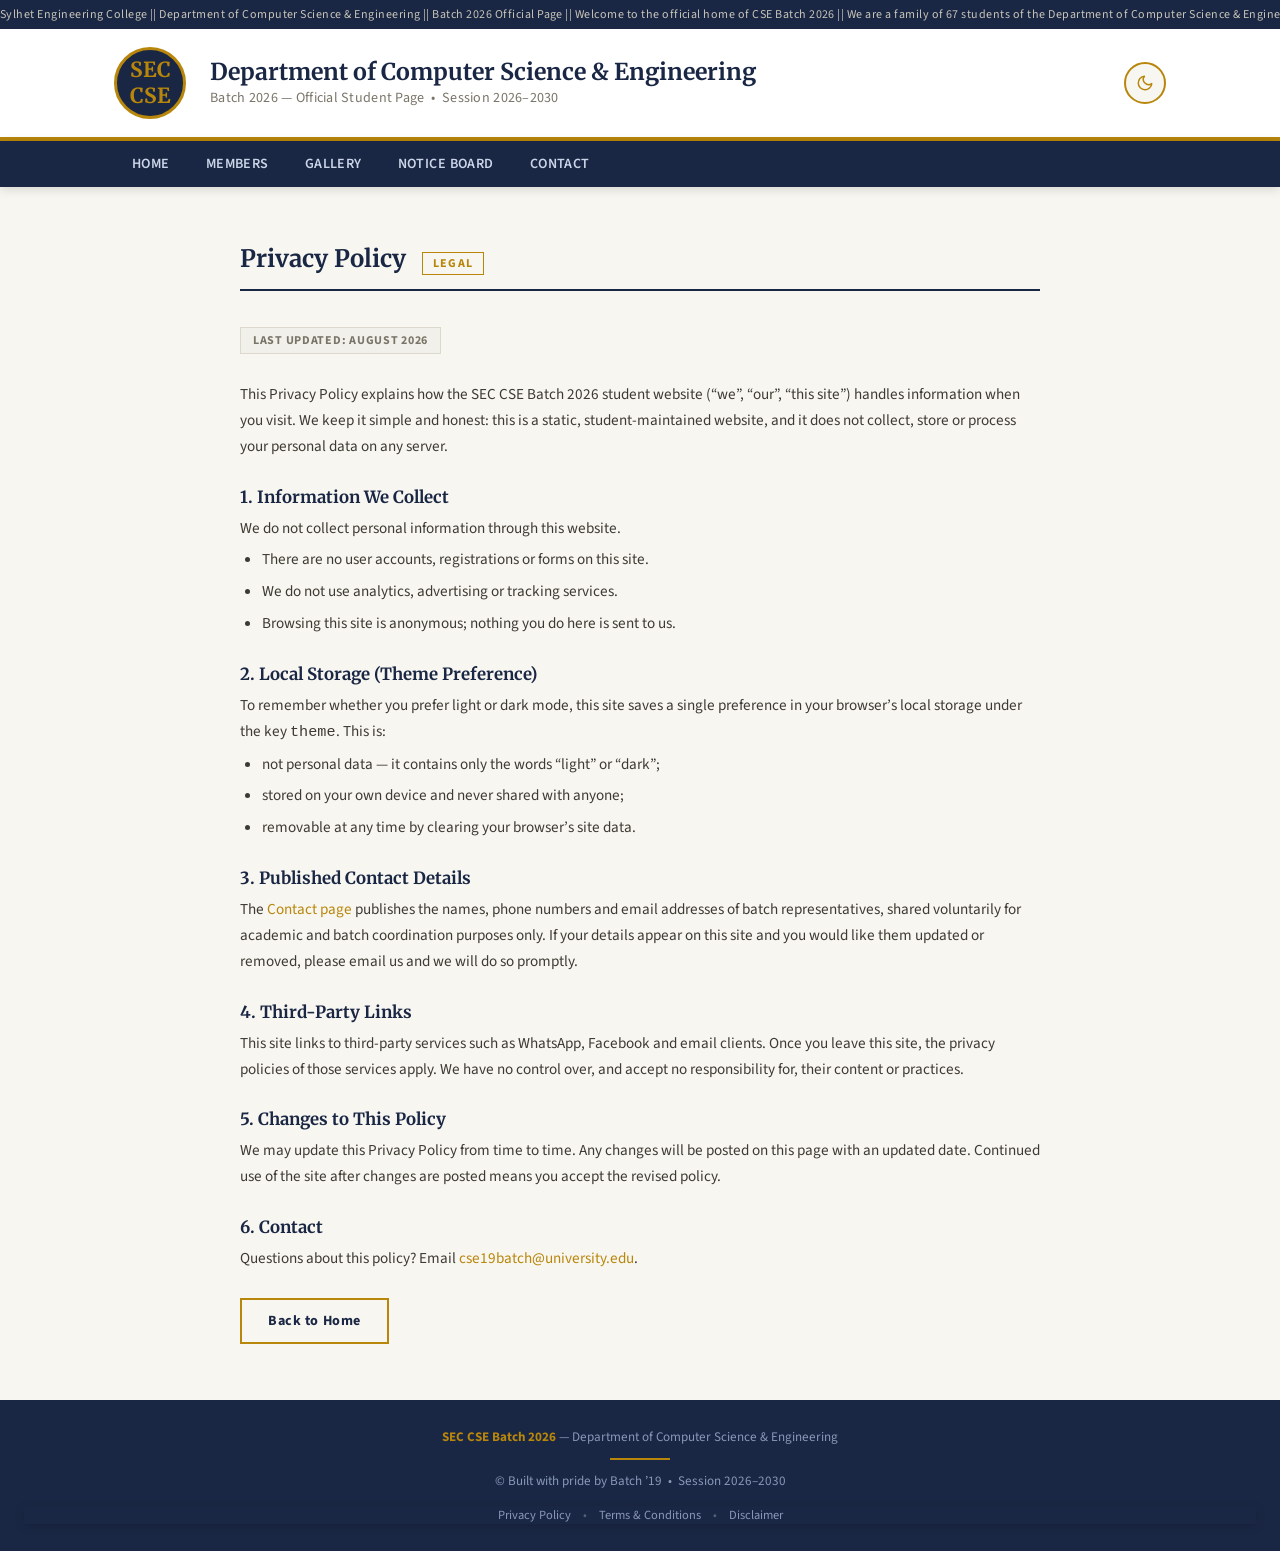
<file: privacy.html>
<!DOCTYPE html>
<html lang="en">
<head>
<meta charset="UTF-8">
<meta name="viewport" content="width=device-width, initial-scale=1.0">
<meta name="description" content="Privacy Policy of the SEC CSE Batch 2026 student website.">
<meta name="robots" content="noindex">
<title>Privacy Policy | SEC CSE Batch 2026</title>
<script>
(function () {
  try {
    var t = localStorage.getItem('theme');
    if (!t) t = window.matchMedia('(prefers-color-scheme: dark)').matches ? 'dark' : 'light';
    if (t === 'dark') document.documentElement.classList.add('dark-mode');
  } catch (e) {}
})();
</script>
<style>html.dark-mode{background:#0d1320}</style>
<link rel="stylesheet" href="style1.css">
<script src="script.js" defer></script>
</head>
<body>

<!-- TOP BAR -->
<div class="sticky-head">
<div class="top-bar">
  <span class="sr-only">Sylhet Engineering College || Department of Computer Science &amp; Engineering || Batch 2026 Official Page</span>
  <div class="top-bar-marquee" aria-hidden="true">
    <div class="top-bar-track">
      <!-- Text is filled by script.js — edit TOP_BAR_TEXT at the top of script.js -->
    </div>
  </div>
</div>

<!-- HEADER -->
<header>
  <div class="header-inner">
    <div class="uni-seal"> SEC <br>CSE</div>
    <div class="header-text">
      <h1>Department of Computer Science & Engineering</h1>
      <p>Batch 2026 &mdash; Official Student Page &nbsp;&bull;&nbsp; Session 2026–2030</p>
    </div>
  </div>
</header>

<!-- NAV -->
<nav>
  <button type="button" class="nav-toggle" id="nav-toggle" aria-label="Open navigation menu" aria-expanded="false" aria-controls="site-nav-menu">
    <span class="nav-toggle-bar"></span>
    <span class="nav-toggle-bar"></span>
    <span class="nav-toggle-bar"></span>
  </button>
  <ul id="site-nav-menu">
     <li><a href="index.html">Home</a></li>
    <li><a href="member.html">Members</a></li>
    <li><a href="gallery.html">Gallery</a></li>
    <li><a href="notice.html">Notice Board</a></li>
    <li><a href="contact.html">Contact</a></li>
  </ul>
</nav>
</div>

<!-- PRIVACY POLICY -->
<div id="privacy">
  <div class="section">
    <div class="legal-wrap">
      <div class="section-header">
        <h3>Privacy Policy</h3>
        <span class="tag">Legal</span>
      </div>

      <span class="legal-updated">Last updated: August 2026</span>

      <div class="legal-section">
        <p>
          This Privacy Policy explains how the SEC CSE Batch 2026 student website
          (&ldquo;we&rdquo;, &ldquo;our&rdquo;, &ldquo;this site&rdquo;) handles information when you visit.
          We keep it simple and honest: this is a static, student-maintained website, and it does not
          collect, store or process your personal data on any server.
        </p>
      </div>

      <div class="legal-section">
        <h4>1. Information We Collect</h4>
        <p>We do not collect personal information through this website.</p>
        <ul>
          <li>There are no user accounts, registrations or forms on this site.</li>
          <li>We do not use analytics, advertising or tracking services.</li>
          <li>Browsing this site is anonymous; nothing you do here is sent to us.</li>
        </ul>
      </div>

      <div class="legal-section">
        <h4>2. Local Storage (Theme Preference)</h4>
        <p>
          To remember whether you prefer light or dark mode, this site saves a single preference in
          your browser&rsquo;s local storage under the key <code>theme</code>. This is:
        </p>
        <ul>
          <li>not personal data &mdash; it contains only the words &ldquo;light&rdquo; or &ldquo;dark&rdquo;;</li>
          <li>stored on your own device and never shared with anyone;</li>
          <li>removable at any time by clearing your browser&rsquo;s site data.</li>
        </ul>
      </div>

      <div class="legal-section">
        <h4>3. Published Contact Details</h4>
        <p>
          The <a href="contact.html">Contact page</a> publishes the names, phone numbers and email
          addresses of batch representatives, shared voluntarily for academic and batch coordination
          purposes only. If your details appear on this site and you would like them updated or
          removed, please email us and we will do so promptly.
        </p>
      </div>

      <div class="legal-section">
        <h4>4. Third-Party Links</h4>
        <p>
          This site links to third-party services such as WhatsApp, Facebook and email clients.
          Once you leave this site, the privacy policies of those services apply. We have no control
          over, and accept no responsibility for, their content or practices.
        </p>
      </div>

      <div class="legal-section">
        <h4>5. Changes to This Policy</h4>
        <p>
          We may update this Privacy Policy from time to time. Any changes will be posted on this
          page with an updated date. Continued use of the site after changes are posted means you
          accept the revised policy.
        </p>
      </div>

      <div class="legal-section">
        <h4>6. Contact</h4>
        <p>
          Questions about this policy? Email
          <a href="mailto:cse19batch@university.edu">cse19batch@university.edu</a>.
        </p>
      </div>

      <a href="index.html" class="btn btn-outline">Back to Home</a>
    </div>
  </div>
</div>

<!-- FOOTER -->
<footer>
  <div><strong> SEC CSE Batch 2026</strong> &mdash; Department of Computer Science &amp; Engineering</div>
  <div class="footer-rule"></div>
  <div>&copy; Built with pride by Batch &rsquo;19 &nbsp;&bull;&nbsp; Session 2026&ndash;2030</div>
  <nav class="footer-legal" aria-label="Legal and information">
    <a href="privacy.html">Privacy Policy</a>
    <span class="sep" aria-hidden="true">&bull;</span>
    <a href="terms.html">Terms &amp; Conditions</a>
    <span class="sep" aria-hidden="true">&bull;</span>
    <a href="disclaimer.html">Disclaimer</a>
  </nav>
</footer>

</body>
</html>
</file>
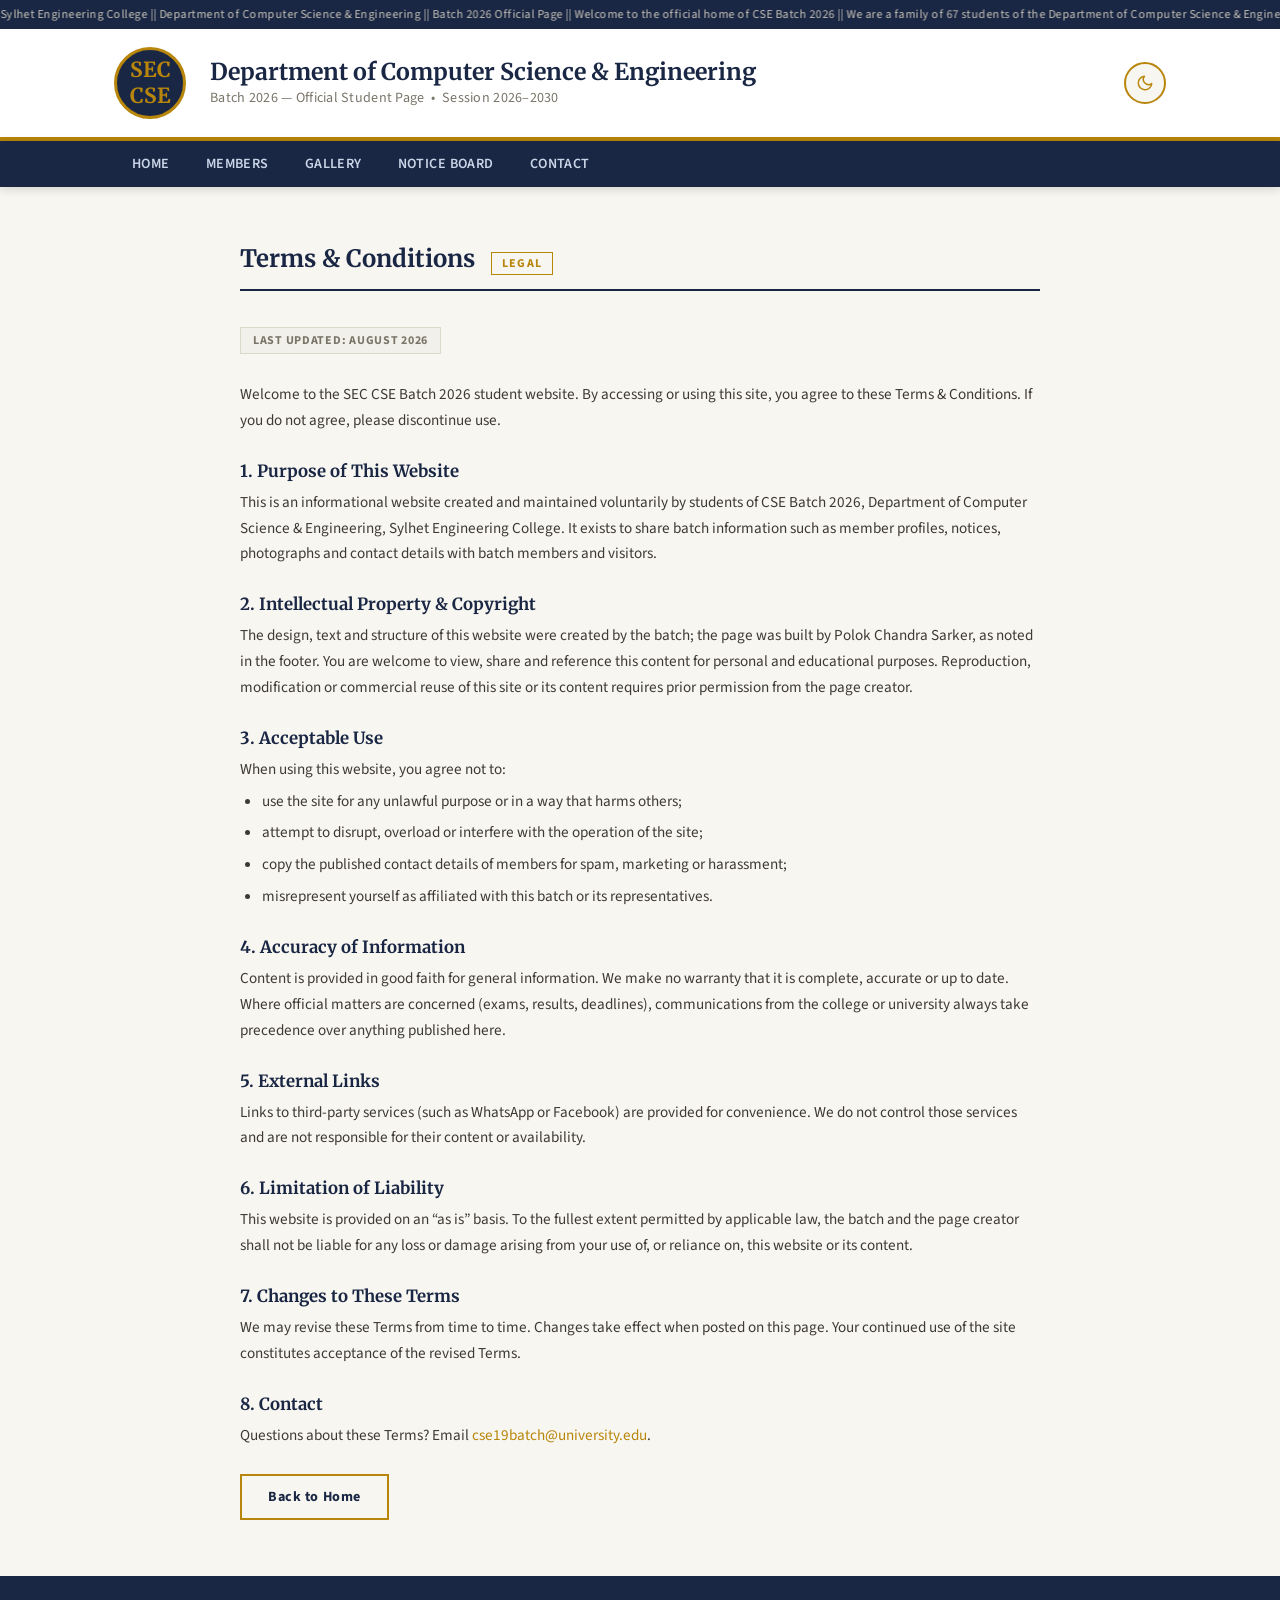
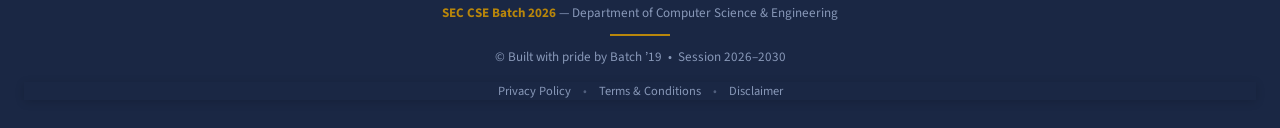
<file: terms.html>
<!DOCTYPE html>
<html lang="en">
<head>
<meta charset="UTF-8">
<meta name="viewport" content="width=device-width, initial-scale=1.0">
<meta name="description" content="Terms and Conditions of the SEC CSE Batch 2026 student website.">
<meta name="robots" content="noindex">
<title>Terms &amp; Conditions | SEC CSE Batch 2026</title>
<script>
(function () {
  try {
    var t = localStorage.getItem('theme');
    if (!t) t = window.matchMedia('(prefers-color-scheme: dark)').matches ? 'dark' : 'light';
    if (t === 'dark') document.documentElement.classList.add('dark-mode');
  } catch (e) {}
})();
</script>
<style>html.dark-mode{background:#0d1320}</style>
<link rel="stylesheet" href="style1.css">
<script src="script.js" defer></script>
</head>
<body>

<!-- TOP BAR -->
<div class="sticky-head">
<div class="top-bar">
  <span class="sr-only">Sylhet Engineering College || Department of Computer Science &amp; Engineering || Batch 2026 Official Page</span>
  <div class="top-bar-marquee" aria-hidden="true">
    <div class="top-bar-track">
      <!-- Text is filled by script.js — edit TOP_BAR_TEXT at the top of script.js -->
    </div>
  </div>
</div>

<!-- HEADER -->
<header>
  <div class="header-inner">
    <div class="uni-seal"> SEC <br>CSE</div>
    <div class="header-text">
      <h1>Department of Computer Science & Engineering</h1>
      <p>Batch 2026 &mdash; Official Student Page &nbsp;&bull;&nbsp; Session 2026–2030</p>
    </div>
  </div>
</header>

<!-- NAV -->
<nav>
  <button type="button" class="nav-toggle" id="nav-toggle" aria-label="Open navigation menu" aria-expanded="false" aria-controls="site-nav-menu">
    <span class="nav-toggle-bar"></span>
    <span class="nav-toggle-bar"></span>
    <span class="nav-toggle-bar"></span>
  </button>
  <ul id="site-nav-menu">
     <li><a href="index.html">Home</a></li>
    <li><a href="member.html">Members</a></li>
    <li><a href="gallery.html">Gallery</a></li>
    <li><a href="notice.html">Notice Board</a></li>
    <li><a href="contact.html">Contact</a></li>
  </ul>
</nav>
</div>

<!-- TERMS -->
<div id="terms">
  <div class="section">
    <div class="legal-wrap">
      <div class="section-header">
        <h3>Terms &amp; Conditions</h3>
        <span class="tag">Legal</span>
      </div>

      <span class="legal-updated">Last updated: August 2026</span>

      <div class="legal-section">
        <p>
          Welcome to the SEC CSE Batch 2026 student website. By accessing or using this site, you
          agree to these Terms &amp; Conditions. If you do not agree, please discontinue use.
        </p>
      </div>

      <div class="legal-section">
        <h4>1. Purpose of This Website</h4>
        <p>
          This is an informational website created and maintained voluntarily by students of
          CSE Batch 2026, Department of Computer Science &amp; Engineering, Sylhet Engineering
          College. It exists to share batch information such as member profiles, notices,
          photographs and contact details with batch members and visitors.
        </p>
      </div>

      <div class="legal-section">
        <h4>2. Intellectual Property &amp; Copyright</h4>
        <p>
          The design, text and structure of this website were created by the batch; the page was
          built by Polok Chandra Sarker, as noted in the footer. You are welcome to view, share and
          reference this content for personal and educational purposes. Reproduction,
          modification or commercial reuse of this site or its content requires prior permission
          from the page creator.
        </p>
      </div>

      <div class="legal-section">
        <h4>3. Acceptable Use</h4>
        <p>When using this website, you agree not to:</p>
        <ul>
          <li>use the site for any unlawful purpose or in a way that harms others;</li>
          <li>attempt to disrupt, overload or interfere with the operation of the site;</li>
          <li>copy the published contact details of members for spam, marketing or harassment;</li>
          <li>misrepresent yourself as affiliated with this batch or its representatives.</li>
        </ul>
      </div>

      <div class="legal-section">
        <h4>4. Accuracy of Information</h4>
        <p>
          Content is provided in good faith for general information. We make no warranty that it is
          complete, accurate or up to date. Where official matters are concerned (exams, results,
          deadlines), communications from the college or university always take precedence over
          anything published here.
        </p>
      </div>

      <div class="legal-section">
        <h4>5. External Links</h4>
        <p>
          Links to third-party services (such as WhatsApp or Facebook) are provided for
          convenience. We do not control those services and are not responsible for their content
          or availability.
        </p>
      </div>

      <div class="legal-section">
        <h4>6. Limitation of Liability</h4>
        <p>
          This website is provided on an &ldquo;as is&rdquo; basis. To the fullest extent permitted by
          applicable law, the batch and the page creator shall not be liable for any loss or damage
          arising from your use of, or reliance on, this website or its content.
        </p>
      </div>

      <div class="legal-section">
        <h4>7. Changes to These Terms</h4>
        <p>
          We may revise these Terms from time to time. Changes take effect when posted on this
          page. Your continued use of the site constitutes acceptance of the revised Terms.
        </p>
      </div>

      <div class="legal-section">
        <h4>8. Contact</h4>
        <p>
          Questions about these Terms? Email
          <a href="mailto:cse19batch@university.edu">cse19batch@university.edu</a>.
        </p>
      </div>

      <a href="index.html" class="btn btn-outline">Back to Home</a>
    </div>
  </div>
</div>

<!-- FOOTER -->
<footer>
  <div><strong> SEC CSE Batch 2026</strong> &mdash; Department of Computer Science &amp; Engineering</div>
  <div class="footer-rule"></div>
  <div>&copy; Built with pride by Batch &rsquo;19 &nbsp;&bull;&nbsp; Session 2026&ndash;2030</div>
  <nav class="footer-legal" aria-label="Legal and information">
    <a href="privacy.html">Privacy Policy</a>
    <span class="sep" aria-hidden="true">&bull;</span>
    <a href="terms.html">Terms &amp; Conditions</a>
    <span class="sep" aria-hidden="true">&bull;</span>
    <a href="disclaimer.html">Disclaimer</a>
  </nav>
</footer>

</body>
</html>
</file>
<file: style1.css>
@import url('https://fonts.googleapis.com/css2?family=Merriweather:wght@400;700&family=Source+Sans+3:wght@300;400;600;700&family=Source+Serif+4:ital,wght@0,400;0,600;1,400&display=swap');

  :root {
    --navy: #1a2744;
    --gold: #b8860b;
    --gold-light: #d4a017;
    --cream: #f8f6f0;
    --white: #ffffff;
    --gray-100: #f2f0ea;
    --gray-300: #c8c4b8;
    --gray-500: #7a7569;
    --gray-700: #3d3a33;
    --red-accent: #8b1a1a;
    --heading-text: #1a2744;
    --border-color: #ddd8cc;
    --panel: #ffffff;
    --gallery-bg: #f2f0ea;
    color-scheme: light;
  }

  /* ── DARK MODE (class on <html> or <body>) ── */
  .dark-mode {
    --navy: #111a2c;
    --cream: #0d1320;
    --white: #172033;
    --gray-100: #1f2a42;
    --gray-300: #35415f;
    --gray-500: #96a2ba;
    --gray-700: #dbe2ee;
    --heading-text: #eef2fa;
    --border-color: #2b3752;
    --panel: #2a3c68;
    --gallery-bg: #18233f;
    color-scheme: dark;
  }

  html {
    background-color: var(--cream);
  }

  /* smooth theme switch for plain containers (no other transitions of their own) */
  .top-bar, header, nav, footer, .gallery-bg,
  .members-stats, .contact-card,
  .notice-date, .contact-icon, .uni-seal {
    transition: background-color 0.3s ease, color 0.3s ease, border-color 0.3s ease;
  }

  * { margin: 0; padding: 0; box-sizing: border-box; }

  body {
    font-family: 'Source Sans 3', sans-serif;
    background: var(--cream);
    color: var(--gray-700);
    transition: background-color 0.3s ease, color 0.3s ease;
  }

  /* ── TOP BAR (seamless marquee, pinned while scrolling) ── */
  .top-bar {
    position: sticky;
    top: 0;
    z-index: 1000;
    background: var(--navy);
    color: var(--gray-300);
    font-size: 0.75rem;
    padding: 6px 0;
    letter-spacing: 0.04em;
  }

  /* light top-bar text in dark mode */
  .dark-mode .top-bar {
    color: #e8ecf5;
  }

  .top-bar-marquee {
    overflow: hidden;
    white-space: nowrap;
  }

  /* track holds 8 identical copies; sliding -50% = exactly 4 copies,
     so the loop point is invisible as long as 4 copies fill the screen */
  .top-bar-track {
    display: inline-flex;
    width: max-content;
    will-change: transform;
    backface-visibility: hidden;
    animation: topBarScroll 40s linear infinite;
  }

  .top-bar-track span {
    flex-shrink: 0;
    padding-right: 24px;
  }

  @keyframes topBarScroll {
    from { transform: translateX(0); }
    to   { transform: translateX(-50%); }
  }

  @media (prefers-reduced-motion: reduce) {
    .top-bar-track { animation: none; }
  }

  /* ── TOP AREA WRAPPER ──
     display:contents removes this wrapper's own box, so the sticky .top-bar
     is constrained by <body> and stays pinned for the WHOLE page scroll,
     while header and nav stay in normal flow and scroll underneath it. */
  .sticky-head {
    display: contents;
  }

  /* the shadow the wrapper used to carry (only its bottom edge was ever
     visible) now sits on nav — identical look at rest */

  /* ── HEADER ── */
  header {
    background: var(--white);
    border-bottom: 4px solid var(--gold);
    padding: 0;
  }

  .header-inner {
    max-width: 1100px;
    margin: 0 auto;
    display: flex;
    align-items: center;
    gap: 24px;
    padding: 18px 24px;
  }

  .uni-seal {
    width: 72px;
    height: 72px;
    background: var(--navy);
    border-radius: 80%;
    display: flex;
    align-items: center;
    justify-content: center;
    flex-shrink: 0;
    font-family: 'Merriweather', serif;
    color: var(--gold);
    font-size: 1.3rem;
    font-weight: 700;
    border: 3px solid var(--gold);
  }

  .header-text h1 {
    font-family: 'Merriweather', serif;
    font-size: 1.45rem;
    color: var(--heading-text);
    font-weight: 700;
    line-height: 1.2;
  }

  .header-text p {
    font-size: 0.88rem;
    color: var(--gray-500);
    margin-top: 3px;
    letter-spacing: 0.02em;
  }

  /* ── NAV (pinned directly below the sticky Top Bar) ── */
  nav {
    background: var(--navy);
    position: sticky;
    top: var(--topbar-h, 0px);
    z-index: 999;
    box-shadow: 0 2px 10px rgba(0, 0, 0, 0.15);
  }

  nav ul {
    max-width: 1100px;
    margin: 0 auto;
    display: flex;
    list-style: none;
    padding: 0 24px;
  }

  nav ul li a {
    display: block;
    color: #cbd5e8;
    text-decoration: none;
    padding: 13px 18px;
    font-size: 0.88rem;
    font-weight: 600;
    letter-spacing: 0.03em;
    text-transform: uppercase;
    transition: background 0.2s, color 0.2s;
  }

  nav ul li a:hover,
  nav ul li a.active {
    background: var(--gold);
    color: var(--navy);
  }

  /* ── HERO ── */
  .hero {
    background: linear-gradient(135deg, var(--navy) 0%, #263560 100%);
    color: var(--white);
    padding: 64px 24px;
    text-align: center;
    position: relative;
    overflow: hidden;
  }

  .hero::before {
    content: '';
    position: absolute;
    top: 0; left: 0; right: 0; bottom: 0;
    background: repeating-linear-gradient(
      45deg,
      transparent,
      transparent 40px,
      rgba(184,134,11,0.04) 40px,
      rgba(184,134,11,0.04) 80px
    );
  }

  .hero-content { position: relative; max-width: 700px; margin: 0 auto; }

  .hero-badge {
    display: inline-block;
    background: var(--gold);
    color: var(--navy);
    font-size: 0.75rem;
    font-weight: 700;
    letter-spacing: 0.12em;
    text-transform: uppercase;
    padding: 5px 16px;
    margin-bottom: 20px;
  }

  .hero h2 {
    font-family: 'Merriweather', serif;
    font-size: 2.6rem;
    font-weight: 700;
    line-height: 1.2;
    margin-bottom: 12px;
  }

  .hero h2 span { color: var(--gold-light); }

  /* hero keeps its navy gradient in both themes, so its text must stay light */
  .dark-mode .hero,
  .dark-mode .hero h2 {
    color: #eef2fa;
  }

  .hero p {
    font-size: 1.05rem;
    color: #a8b8d8;
    margin-bottom: 32px;
    font-family: 'Source Serif 4', serif;
    font-style: italic;
  }

  .hero-stats {
    display: flex;
    justify-content: center;
    gap: 48px;
    border-top: 1px solid rgba(255,255,255,0.15);
    padding-top: 28px;
  }

  .stat-item { text-align: center; }

  .stat-num {
    font-family: 'Merriweather', serif;
    font-size: 2rem;
    font-weight: 700;
    color: var(--gold-light);
  }

  .stat-label {
    font-size: 0.78rem;
    color: #8898b8;
    text-transform: uppercase;
    letter-spacing: 0.06em;
    margin-top: 2px;
  }

  /* ── SECTION WRAPPER ── */
  .section {
    max-width: 1100px;
    margin: 0 auto;
    padding: 56px 24px;
  }

  .section-header {
    display: flex;
    align-items: baseline;
    gap: 16px;
    margin-bottom: 36px;
    padding-bottom: 14px;
    border-bottom: 2px solid var(--navy);
  }

  .section-header h3 {
    font-family: 'Merriweather', serif;
    font-size: 1.5rem;
    color: var(--heading-text);
    font-weight: 700;
  }

  .section-header .tag {
    font-size: 0.75rem;
    font-weight: 700;
    letter-spacing: 0.1em;
    text-transform: uppercase;
    color: var(--gold);
    border: 1px solid var(--gold);
    padding: 2px 10px;
  }

  /* ── MEMBERS ── */
  .members-intro {
    max-width: 720px;
    margin: -14px auto 30px;
    text-align: center;
    color: var(--gray-500);
    font-size: 0.95rem;
    line-height: 1.65;
  }

  .members-stats {
    display: flex;
    justify-content: center;
    gap: 64px;
    background: var(--gray-100);
    border: 1px solid var(--border-color);
    border-left: 4px solid var(--gold);
    padding: 18px 24px;
    margin-bottom: 36px;
  }

  .mstat { text-align: center; }

  .mstat-num {
    display: block;
    font-family: 'Merriweather', serif;
    font-size: 1.6rem;
    font-weight: 700;
    color: var(--gold);
    line-height: 1.2;
  }

  .mstat-label {
    font-size: 0.7rem;
    text-transform: uppercase;
    letter-spacing: 0.08em;
    color: var(--gray-500);
  }

  .members-grid {
    display: grid;
    grid-template-columns: repeat(auto-fill, minmax(200px, 1fr));
    gap: 20px;
  }

  .member-card {
    position: relative;
    overflow: hidden;
    background: var(--white);
    border: 1px solid var(--border-color);
    border-top: 3px solid var(--navy);
    padding: 28px 16px 22px;
    text-align: center;
    transition: transform 0.3s ease, box-shadow 0.3s ease,
                border-color 0.3s ease, background-color 0.3s ease;
  }

  /* animated gold accent line */
  .member-card::before {
    content: '';
    position: absolute;
    top: 0;
    left: 50%;
    width: 0;
    height: 3px;
    background: linear-gradient(90deg, var(--gold), var(--gold-light));
    transition: width 0.35s ease, left 0.35s ease;
  }

  /* light sheen sweep */
  .member-card::after {
    content: '';
    position: absolute;
    top: 0;
    left: -80%;
    width: 50%;
    height: 100%;
    background: linear-gradient(120deg, transparent, rgba(255,255,255,0.18), transparent);
    transform: skewX(-20deg);
    transition: left 0.65s ease;
    pointer-events: none;
  }

  .member-card:hover {
    transform: translateY(-6px);
    border-color: var(--gold);
    box-shadow: 0 16px 34px rgba(26,39,68,0.16),
                0 5px 12px rgba(26,39,68,0.08);
  }

  .member-card:hover::before {
    width: 100%;
    left: 0;
  }

  .member-card:hover::after {
    left: 130%;
  }

  .member-role {
    position: absolute;
    top: 10px;
    right: 10px;
    font-size: 0.6rem;
    font-weight: 700;
    text-transform: uppercase;
    letter-spacing: 0.08em;
    padding: 3px 8px;
    background: var(--gray-100);
    color: var(--gray-500);
    z-index: 1;
  }

  .member-role.cr { background: #1a2744; color: var(--gold); }
  .member-role.acr { background: var(--gold); color: #1a2744; }

  .member-avatar {
    width: 72px;
    height: 72px;
    border-radius: 50%;
    background: var(--navy);
    margin: 0 auto 12px;
    display: flex;
    align-items: center;
    justify-content: center;
    font-family: 'Merriweather', serif;
    font-size: 1.4rem;
    color: var(--gold);
    font-weight: 700;
    letter-spacing: 0.02em;
    transition: transform 0.3s ease, box-shadow 0.3s ease;
  }

  .member-avatar.pending {
    background-image: url("data:image/svg+xml;utf8,<svg xmlns='http://www.w3.org/2000/svg' viewBox='0 0 24 24' fill='none' stroke='%23b8860b' stroke-width='1.5' stroke-linecap='round'><circle cx='12' cy='8' r='4'/><path d='M4 21c0-4.2 3.7-6.8 8-6.8s8 2.6 8 6.8'/></svg>");
    background-repeat: no-repeat;
    background-position: center;
    background-size: 52%;
  }

  .member-card:hover .member-avatar {
    transform: scale(1.1);
    box-shadow: 0 0 0 4px rgba(212,160,23,0.3);
  }

  .member-name {
    font-weight: 700;
    font-size: 0.95rem;
    color: var(--heading-text);
    margin-bottom: 6px;
    min-height: 1.2em;
    transition: color 0.25s ease;
  }

  .member-name.pending {
    color: var(--gray-300);
    font-style: italic;
    font-weight: 600;
  }

  .member-card:hover .member-name:not(.pending) { color: var(--gold); }

  .member-roll {
    font-size: 0.72rem;
    color: var(--gray-500);
    text-transform: uppercase;
    letter-spacing: 0.12em;
    padding-top: 8px;
    border-top: 1px solid var(--gray-100);
    display: inline-block;
    min-width: 70%;
  }

  /* ── MEMBER CARD SCROLL REVEAL ── */
  .js-reveal .member-card {
    opacity: 0;
  }

  .member-card.reveal-in {
    opacity: 1;
    animation: memberCardReveal 0.65s cubic-bezier(0.22, 0.61, 0.36, 1) backwards;
    animation-delay: var(--reveal-delay, 0ms);
  }

  @keyframes memberCardReveal {
    from {
      opacity: 0;
      transform: translateY(26px);
    }
    to {
      opacity: 1;
      transform: translateY(0);
    }
  }

  /* ── GALLERY ── */
  .gallery-bg { background: var(--gallery-bg); }

  .gallery-inner {
    max-width: 1100px;
    margin: 0 auto;
    padding: 56px 24px;
  }

  .gallery-header {
    display: flex;
    align-items: baseline;
    gap: 16px;
    margin-bottom: 36px;
    padding-bottom: 14px;
    border-bottom: 2px solid var(--gold);
  }

  .gallery-header h3 {
    font-family: 'Merriweather', serif;
    font-size: 1.5rem;
    color: var(--heading-text);
    font-weight: 700;
  }

  .gallery-header .tag {
    font-size: 0.75rem;
    font-weight: 700;
    letter-spacing: 0.1em;
    text-transform: uppercase;
    color: var(--gold);
    border: 1px solid var(--gold);
    padding: 2px 10px;
  }

  .gallery-grid {
    display: grid;
    grid-template-columns: repeat(auto-fill, minmax(240px, 1fr));
    grid-auto-rows: 190px;
    gap: 8px;
  }

  .gallery-emoji {
    font-size: 2.5rem;
    line-height: 1;
    transition: transform 0.35s ease;
  }

  .gallery-item:hover .gallery-emoji { transform: scale(1.18); }

  .gallery-item {
    background: var(--panel);
    border: 1px solid rgba(184,134,11,0.25);
    display: flex;
    align-items: center;
    justify-content: center;
    font-size: 2.5rem;
    color: rgba(184,134,11,0.5);
    overflow: hidden;
    position: relative;
    cursor: pointer;
    transition: transform 0.3s ease, box-shadow 0.3s ease, border-color 0.3s ease,
                background-color 0.3s ease;
  }

  .gallery-item:hover {
    border-color: var(--gold);
    box-shadow: 0 10px 26px rgba(0,0,0,0.35);
  }

  .gallery-item:first-child {
    grid-row: span 2;
    grid-column: span 2;
  }

  .gallery-item:first-child .gallery-emoji { font-size: 3.5rem; }

  .gallery-item:hover::after {
    content: 'View';
    position: absolute;
    inset: 0;
    background: rgba(26,39,68,0.7);
    display: flex;
    align-items: center;
    justify-content: center;
    color: var(--gold);
    font-size: 0.9rem;
    font-weight: 700;
    letter-spacing: 0.1em;
    text-transform: uppercase;
  }

  .gallery-caption {
    position: absolute;
    bottom: 0; left: 0; right: 0;
    background: linear-gradient(transparent, rgba(0,0,0,0.7));
    color: var(--white);
    font-size: 0.78rem;
    padding: 20px 10px 8px;
    opacity: 0;
    transition: opacity 0.2s;
  }

  .gallery-item:hover .gallery-caption { opacity: 1; }

  /* ── NOTICES ── */
  .notices-grid {
    display: grid;
    grid-template-columns: 1fr;
    gap: 28px;
    align-items: start;
  }

  .notice-list { display: flex; flex-direction: column; gap: 0; }

  .notice-item {
    display: flex;
    gap: 16px;
    padding: 18px 0;
    border-bottom: 1px solid var(--gray-300);
  }

  .notice-date {
    flex: 0 0 auto;
    width: auto;
    min-width: 60px;
    max-width: 84px;
    text-align: center;
    background: var(--navy);
    color: var(--white);
    padding: 10px 8px;
    align-self: flex-start;
    overflow: hidden;
  }

  .notice-date .day {
    display: block;
    font-family: 'Merriweather', serif;
    font-size: 1.4rem;
    font-weight: 700;
    color: var(--gold-light);
    line-height: 1.1;
    white-space: nowrap;
  }

  .notice-date .month {
    display: block;
    font-size: 0.62rem;
    text-transform: uppercase;
    letter-spacing: 0.08em;
    color: #8898b8;
    margin-top: 3px;
    white-space: nowrap;
  }

  .notice-body { flex: 1; }

  .notice-body h4 {
    font-weight: 700;
    font-size: 0.98rem;
    color: var(--heading-text);
    margin-bottom: 4px;
  }

  .notice-body p {
    font-size: 0.85rem;
    color: var(--gray-500);
    line-height: 1.5;
  }

  .notice-pill {
    display: inline-block;
    font-size: 0.68rem;
    font-weight: 700;
    text-transform: uppercase;
    letter-spacing: 0.06em;
    padding: 2px 8px;
    margin-top: 6px;
  }

  .notice-pill.exam { background: #8b1a1a; color: var(--white); }
  .notice-pill.event { background: var(--gold); color: var(--navy); }
  .notice-pill.notice { background: var(--navy); color: var(--gold); }

  /* ── CONTACT ── */
  .contact-bg { background: var(--gray-100); border-top: 1px solid var(--gray-300); }

  .contact-grid {
    display: grid;
    grid-template-columns: repeat(3, 1fr);
    gap: 24px;
  }

  .contact-card {
    background: var(--white);
    border: 1px solid var(--border-color);
    border-top: 3px solid var(--navy);
    padding: 24px 20px;
  }

  .contact-card h4 {
    font-family: 'Merriweather', serif;
    font-size: 0.98rem;
    color: var(--heading-text);
    margin-bottom: 14px;
    padding-bottom: 10px;
    border-bottom: 1px solid var(--gray-300);
  }

  .contact-link {
    display: flex;
    align-items: center;
    gap: 10px;
    padding: 8px 0;
    color: var(--gray-700);
    text-decoration: none;
    font-size: 0.88rem;
    transition: color 0.15s;
    border-bottom: 1px solid var(--gray-100);
  }

  .contact-link:last-child { border-bottom: none; }

  .contact-link:hover { color: var(--heading-text); }

  .contact-icon {
    width: 28px;
    height: 28px;
    background: var(--navy);
    border-radius: 4px;
    display: flex;
    align-items: center;
    justify-content: center;
    font-size: 0.85rem;
    flex-shrink: 0;
    transition: transform 0.25s ease, background-color 0.3s ease;
  }

  .contact-link:hover .contact-icon { transform: scale(1.1); }

  .contact-text {
    display: flex;
    flex-direction: column;
    gap: 2px;
    min-width: 0;
  }

  .contact-text strong {
    color: var(--heading-text);
    font-size: 0.92rem;
    transition: color 0.15s;
  }

  .contact-text small {
    color: var(--gray-500);
    font-size: 0.78rem;
    letter-spacing: 0.02em;
  }

  .contact-link:hover .contact-text strong { color: var(--gold); }

  .contact-icon.facebook { background: #1877f2; color: #ffffff; }
  .contact-icon.whatsapp { background: #25d366; color: #ffffff; }
  .contact-icon.linkedin { background: #0077b5; color: #ffffff; }

  /* ── FOOTER ── */
  footer {
    background: var(--navy);
    color: #8898b8;
    text-align: center;
    padding: 28px 24px;
    font-size: 0.82rem;
  }

  footer strong { color: var(--gold); }

  .footer-rule {
    width: 60px;
    height: 2px;
    background: var(--gold);
    margin: 12px auto;
  }

  /* ── FOOTER LEGAL LINKS ── */
  .footer-legal {
    display: flex;
    justify-content: center;
    flex-wrap: wrap;
    align-items: center;
    gap: 6px 12px;
    margin-top: 16px;
    font-size: 0.78rem;
  }

  .footer-legal a {
    color: #8898b8;
    text-decoration: none;
    transition: color 0.2s;
  }

  .footer-legal a:hover { color: var(--gold); }

  .footer-legal .sep { color: rgba(136,152,184,0.5); }

  /* ── LEGAL / INFO PAGES ── */
  .legal-wrap { max-width: 800px; margin: 0 auto; }

  .legal-updated {
    display: inline-block;
    font-size: 0.75rem;
    font-weight: 700;
    letter-spacing: 0.06em;
    text-transform: uppercase;
    color: var(--gray-500);
    background: var(--gray-100);
    border: 1px solid var(--border-color);
    padding: 4px 12px;
    margin-bottom: 28px;
  }

  .legal-section { margin-bottom: 26px; }

  .legal-section h4 {
    font-family: 'Merriweather', serif;
    font-size: 1.05rem;
    color: var(--heading-text);
    margin-bottom: 8px;
  }

  .legal-section p,
  .legal-section li {
    font-size: 0.95rem;
    line-height: 1.7;
    color: var(--gray-700);
  }

  .legal-section ul { padding-left: 22px; margin-top: 6px; }
  .legal-section li { margin-bottom: 6px; }
  .legal-section a { color: var(--gold); text-decoration: none; }
  .legal-section a:hover { text-decoration: underline; }

  /* ── HOME: ABOUT ── */
  .about-grid {
    display: grid;
    grid-template-columns: 1.6fr 1fr;
    gap: 32px;
    align-items: start;
  }

  .about-text p {
    font-size: 1rem;
    line-height: 1.75;
    color: var(--gray-700);
    margin-bottom: 14px;
  }

  .about-text strong { color: var(--heading-text); }
  .about-text .btn { margin-top: 8px; }

  .about-facts {
    background: var(--panel);
    border: 1px solid var(--border-color);
    border-top: 3px solid var(--gold);
    padding: 22px;
  }

  .about-facts h4 {
    font-family: 'Merriweather', serif;
    font-size: 1rem;
    color: var(--heading-text);
    margin-bottom: 12px;
    padding-bottom: 10px;
    border-bottom: 1px solid var(--gray-300);
  }

  .fact-list { list-style: none; }

  .fact-list li {
    display: flex;
    justify-content: space-between;
    align-items: baseline;
    gap: 16px;
    padding: 10px 0;
    border-bottom: 1px solid var(--gray-100);
    font-size: 0.9rem;
  }

  .fact-list li:last-child { border-bottom: none; }
  .fact-list span { color: var(--gray-500); flex-shrink: 0; }
  .fact-list strong { color: var(--heading-text); text-align: right; }

  /* ── HOME: FEATURE / EXPLORE CARDS ── */
  .feature-grid,
  .explore-grid {
    display: grid;
    grid-template-columns: repeat(auto-fit, minmax(220px, 1fr));
    gap: 20px;
  }

  .feature-card,
  .explore-card {
    background: var(--panel);
    border: 1px solid var(--border-color);
    border-top: 3px solid var(--navy);
    padding: 26px 20px;
    transition: transform 0.3s ease, box-shadow 0.3s ease,
                border-color 0.3s ease, background-color 0.3s ease;
  }

  .feature-card:hover,
  .explore-card:hover {
    transform: translateY(-6px);
    border-color: var(--gold);
    box-shadow: 0 16px 34px rgba(26,39,68,0.16),
                0 5px 12px rgba(26,39,68,0.08);
  }

  .feature-icon,
  .explore-icon {
    width: 46px;
    height: 46px;
    border-radius: 50%;
    background: var(--navy);
    color: var(--gold);
    display: flex;
    align-items: center;
    justify-content: center;
    margin-bottom: 14px;
    transition: background-color 0.3s ease, color 0.3s ease;
  }

  .feature-card:hover .feature-icon,
  .explore-card:hover .explore-icon {
    background: var(--gold);
    color: var(--navy);
  }

  .feature-card h4,
  .explore-card h4 {
    font-family: 'Merriweather', serif;
    font-size: 1.02rem;
    color: var(--heading-text);
    margin-bottom: 8px;
  }

  .feature-card p,
  .explore-card p {
    font-size: 0.88rem;
    color: var(--gray-500);
    line-height: 1.6;
  }

  .explore-card { display: block; text-decoration: none; }

  .explore-link {
    display: inline-block;
    margin-top: 12px;
    font-size: 0.75rem;
    font-weight: 700;
    letter-spacing: 0.08em;
    text-transform: uppercase;
    color: var(--gold);
  }

  .explore-card:hover .explore-link { color: var(--gold-light); }

  /* ── HOME: JOURNEY TIMELINE ── */
  .timeline {
    position: relative;
    max-width: 720px;
    margin: 0 auto;
    padding-left: 30px;
    border-left: 2px solid var(--border-color);
    display: flex;
    flex-direction: column;
    gap: 32px;
  }

  .timeline-item { position: relative; }

  .timeline-item::before {
    content: '';
    position: absolute;
    left: -38px;
    top: 6px;
    width: 11px;
    height: 11px;
    border-radius: 50%;
    background: var(--gold);
    box-shadow: 0 0 0 4px rgba(184,134,11,0.18);
  }

  .timeline-year {
    display: inline-block;
    font-family: 'Merriweather', serif;
    font-weight: 700;
    font-size: 0.78rem;
    letter-spacing: 0.06em;
    color: var(--gold);
    background: rgba(184,134,11,0.08);
    border: 1px solid var(--gold);
    padding: 2px 10px;
    margin-bottom: 8px;
  }

  .timeline-content h4 {
    font-family: 'Merriweather', serif;
    font-size: 1.05rem;
    color: var(--heading-text);
    margin-bottom: 6px;
  }

  .timeline-content p {
    font-size: 0.9rem;
    color: var(--gray-500);
    line-height: 1.65;
  }

  /* ── HOME: NOTICES PREVIEW ── */
  .home-notices { margin-bottom: 28px; }

  /* ── HOME: CTA BAND ── */
  .cta-band {
    background: linear-gradient(135deg, var(--navy) 0%, #263560 100%);
    color: #eef2fa;
    padding: 60px 24px;
    text-align: center;
  }

  .cta-band h3 {
    font-family: 'Merriweather', serif;
    font-size: 1.9rem;
    margin-bottom: 10px;
  }

  .cta-band h3 span { color: var(--gold-light); }

  .cta-band p {
    color: #a8b8d8;
    font-size: 1rem;
    margin-bottom: 28px;
  }

  .cta-actions {
    display: flex;
    justify-content: center;
    gap: 14px;
    flex-wrap: wrap;
  }

  /* ── BUTTONS ── */
  .btn {
    display: inline-block;
    font-weight: 700;
    font-size: 0.88rem;
    letter-spacing: 0.04em;
    padding: 11px 26px;
    text-decoration: none;
    cursor: pointer;
    transition: background-color 0.25s ease, color 0.25s ease, border-color 0.25s ease;
  }

  .btn-gold {
    background: var(--gold);
    color: var(--navy);
    border: 2px solid var(--gold);
  }

  .btn-gold:hover {
    background: var(--gold-light);
    border-color: var(--gold-light);
  }

  .btn-ghost {
    background: transparent;
    color: #eef2fa;
    border: 2px solid rgba(255,255,255,0.45);
  }

  .btn-ghost:hover {
    border-color: var(--gold-light);
    color: var(--gold-light);
  }

  .btn-outline {
    background: transparent;
    color: var(--heading-text);
    border: 2px solid var(--gold);
  }

  .btn-outline:hover {
    background: var(--gold);
    color: var(--navy);
  }

  /* ── SCROLL REVEAL (generic [data-reveal]) ── */
  /* hidden state only applies when JS adds the .js class, so content is never lost */
  .js [data-reveal] {
    opacity: 0;
    transform: translateY(24px);
    transition: opacity 0.6s ease, transform 0.6s cubic-bezier(0.22, 0.61, 0.36, 1);
    transition-delay: var(--reveal-delay, 0ms);
  }

  .js [data-reveal].revealed {
    opacity: 1;
    transform: none;
  }

  @media (prefers-reduced-motion: reduce) {
    .js [data-reveal] {
      opacity: 1;
      transform: none;
      transition: none;
    }
  }

  @media (max-width: 900px) {
    .about-grid { grid-template-columns: 1fr; }
  }

  @media (max-width: 768px) {
    .cta-band h3 { font-size: 1.5rem; }
    .timeline { padding-left: 24px; }
    .timeline-item::before { left: -31px; }
  }

  /* ── RESPONSIVE ── */
  @media (max-width: 768px) {
    .hero h2 { font-size: 1.8rem; }
    .hero-stats { gap: 24px; }
    .gallery-grid { grid-template-columns: 1fr 1fr; grid-auto-rows: 140px; }
    .gallery-item:first-child { grid-row: span 1; grid-column: span 2; }
    .notices-grid { grid-template-columns: 1fr; }
    .contact-grid { grid-template-columns: 1fr; }
    nav ul { flex-wrap: wrap; }
    nav ul li a { padding: 10px 12px; font-size: 0.8rem; }
    .members-grid { grid-template-columns: repeat(auto-fill, minmax(150px, 1fr)); }
    .members-stats { gap: 28px; }
    .members-intro { padding: 0 8px; }
  }
  ::selection{
    color:#ffba0b
  }
  #polok{
    margin: 30px -3px 0px;
    text-align:center;
    font-size: 13px;
    word-spacing: 2px;
    letter-spacing: 0.3px;
  }
  #polok a{
    text-decoration: none;
    color: var(--gold);
    transition: color 0.2s;
  }
  #polok a:hover{
    color: #d4a017;
  }

  /* ── JS FEATURES ── */

  #back-to-top {
    position: fixed;
    bottom: 24px;
    right: 24px;
    width: 44px;
    height: 44px;
    border: none;
    border-radius: 50%;
    background: var(--gold);
    color: var(--navy);
    font-size: 1.2rem;
    font-weight: 700;
    cursor: pointer;
    opacity: 0;
    visibility: hidden;
    transform: translateY(10px);
    transition: opacity 0.25s, transform 0.25s, visibility 0.25s;
    box-shadow: 0 4px 12px rgba(26,39,68,0.3);
    z-index: 999;
  }

  #back-to-top.show {
    opacity: 1;
    visibility: visible;
    transform: translateY(0);
  }

  #back-to-top:hover { background: var(--gold-light); }

  .filter-bar {
    display: flex;
    gap: 8px;
    flex-wrap: wrap;
    margin-bottom: 20px;
  }

  .filter-btn {
    font-family: 'Source Sans 3', sans-serif;
    font-size: 0.78rem;
    font-weight: 700;
    letter-spacing: 0.05em;
    text-transform: uppercase;
    padding: 6px 16px;
    background: var(--white);
    color: var(--heading-text);
    border: 1px solid var(--gray-300);
    cursor: pointer;
    transition: background 0.2s, color 0.2s, border-color 0.2s;
  }

  .filter-btn:hover { border-color: var(--gold); }

  .filter-btn.active {
    background: var(--navy);
    color: var(--gold);
    border-color: var(--navy);
  }

  .member-search {
    width: 100%;
    max-width: 360px;
    padding: 10px 14px;
    margin-bottom: 20px;
    font-family: 'Source Sans 3', sans-serif;
    font-size: 0.9rem;
    color: var(--gray-700);
    background: var(--white);
    border: 1px solid var(--gray-300);
    outline: none;
    transition: border-color 0.2s;
  }

  .member-search:focus { border-color: var(--gold); }

  .no-result {
    text-align: center;
    color: var(--gray-500);
    font-size: 0.95rem;
    padding: 24px 0;
  }

  .lightbox {
    position: fixed;
    inset: 0;
    background: rgba(26,39,68,0.92);
    display: flex;
    align-items: center;
    justify-content: center;
    opacity: 0;
    visibility: hidden;
    transition: opacity 0.25s, visibility 0.25s;
    z-index: 1000;
  }

  .lightbox.open {
    opacity: 1;
    visibility: visible;
  }

  .lightbox-content {
    text-align: center;
    color: var(--white);
  }

  .lightbox-emoji {
    font-size: 6rem;
    line-height: 1;
    margin-bottom: 16px;
  }

  .lightbox-content p {
    font-family: 'Merriweather', serif;
    font-size: 1.2rem;
    color: var(--gold-light);
  }

  .lightbox-close {
    position: absolute;
    top: 16px;
    right: 28px;
    font-size: 2.5rem;
    color: var(--white);
    cursor: pointer;
    line-height: 1;
  }

  .lightbox-close:hover { color: var(--gold); }

  /* ── TYPING EFFECT ── */
  .type-caret {
    display: inline-block;
    width: 3px;
    height: 0.95em;
    margin-left: 5px;
    vertical-align: -0.08em;
    background: var(--gold-light);
    animation: caret-blink 0.8s step-end infinite;
  }

  @keyframes caret-blink {
    50% { opacity: 0; }
  }

  /* ── HERO QUOTE TYPEWRITER ── */
  .hero-quote {
    line-height: 1.55;
  }

  /* reserve two lines on small screens so hero stats never jump while typing */
  @media (max-width: 768px) {
    .hero-quote { min-height: 3.1em; }
  }

  .sr-only {
    position: absolute;
    width: 1px;
    height: 1px;
    padding: 0;
    margin: -1px;
    overflow: hidden;
    clip: rect(0, 0, 0, 0);
    white-space: nowrap;
    border: 0;
  }

  @media (prefers-reduced-motion: reduce) {
    .type-caret { animation: none; }
    .js-reveal .member-card,
    .member-card.reveal-in {
      opacity: 1;
      animation: none;
      transform: none;
    }
  }

  /* ── THEME TOGGLE ── */
  .theme-toggle {
    margin-left: auto;
    width: 42px;
    height: 42px;
    border-radius: 50%;
    border: 2px solid var(--gold);
    background: var(--cream);
    color: var(--gold);
    cursor: pointer;
    display: flex;
    align-items: center;
    justify-content: center;
    flex-shrink: 0;
    transition: transform 0.3s, background-color 0.3s, color 0.3s;
  }

  .theme-toggle:hover {
    transform: rotate(20deg) scale(1.08);
    background: var(--gold);
    color: var(--navy);
  }

  .theme-toggle svg { display: block; }

  /* ── NOTICE ADMIN PANEL (admin.html) ── */
  .admin-grid {
    display: grid;
    grid-template-columns: 1fr 1fr;
    gap: 28px;
    align-items: start;
  }

  .admin-card {
    background: var(--white);
    border: 1px solid var(--border-color);
    border-top: 3px solid var(--gold);
    padding: 24px;
    transition: background-color 0.3s ease, border-color 0.3s ease;
  }

  .admin-card h4 {
    font-family: 'Merriweather', serif;
    font-size: 1rem;
    color: var(--heading-text);
    margin-bottom: 16px;
    padding-bottom: 10px;
    border-bottom: 1px solid var(--gray-300);
  }

  .admin-field { margin-bottom: 16px; }

  .admin-field label {
    display: block;
    font-size: 0.75rem;
    font-weight: 700;
    letter-spacing: 0.06em;
    text-transform: uppercase;
    color: var(--heading-text);
    margin-bottom: 6px;
  }

  .admin-field input,
  .admin-field select,
  .admin-field textarea {
    width: 100%;
    padding: 10px 14px;
    font-family: 'Source Sans 3', sans-serif;
    font-size: 0.9rem;
    color: var(--gray-700);
    background: var(--white);
    border: 1px solid var(--gray-300);
    outline: none;
    transition: border-color 0.2s, background-color 0.3s ease;
  }

  .admin-field input:focus,
  .admin-field select:focus,
  .admin-field textarea:focus { border-color: var(--gold); }

  .admin-field textarea { resize: vertical; min-height: 96px; }

  .admin-field-row {
    display: grid;
    grid-template-columns: 1fr 1fr;
    gap: 16px;
  }

  .admin-actions {
    display: flex;
    gap: 12px;
    flex-wrap: wrap;
    margin-top: 20px;
  }

  .admin-actions .btn { padding: 10px 22px; cursor: pointer; }

  .admin-status {
    display: none;
    font-size: 0.85rem;
    font-weight: 600;
    color: #1e7d3c;
    background: rgba(30, 125, 60, 0.08);
    border-left: 3px solid #1e7d3c;
    padding: 8px 12px;
    margin-bottom: 16px;
  }

  .admin-status.error {
    color: var(--red-accent);
    background: rgba(139, 26, 26, 0.08);
    border-left-color: var(--red-accent);
  }

  .admin-item {
    display: flex;
    align-items: flex-start;
    justify-content: space-between;
    gap: 14px;
    padding: 14px 0;
    border-bottom: 1px solid var(--gray-300);
  }

  .admin-item:last-child { border-bottom: none; }

  .admin-item.editing {
    box-shadow: inset 3px 0 0 var(--gold);
    padding-left: 12px;
    margin-left: -15px;
  }

  .admin-item-info strong {
    display: block;
    font-size: 0.95rem;
    color: var(--heading-text);
    margin-bottom: 2px;
  }

  .admin-item-date {
    display: block;
    font-size: 0.78rem;
    color: var(--gray-500);
    margin-bottom: 4px;
  }

  .admin-item-actions {
    display: flex;
    gap: 8px;
    flex-shrink: 0;
  }

  .admin-btn {
    font-family: 'Source Sans 3', sans-serif;
    font-size: 0.72rem;
    font-weight: 700;
    letter-spacing: 0.05em;
    text-transform: uppercase;
    padding: 6px 14px;
    border: 1px solid transparent;
    cursor: pointer;
    transition: background-color 0.2s, color 0.2s;
  }

  .admin-btn.edit {
    background: var(--navy);
    color: var(--gold);
  }

  .admin-btn.edit:hover {
    background: var(--gold);
    color: var(--navy);
  }

  .admin-btn.delete {
    background: var(--red-accent);
    color: var(--white);
  }

  .admin-btn.delete:hover { background: #a52323; }

  @media (max-width: 900px) {
    .admin-grid { grid-template-columns: 1fr; }
    .admin-field-row { grid-template-columns: 1fr; }
  }

  /* ── FIREBASE ADMIN AUTH (admin.html) ──
     Minimal additions only — reuses the existing admin card styles. */

  /* [hidden] must always win, even over .admin-grid { display: grid } */
  [hidden] { display: none !important; }

  .admin-user-bar {
    display: flex;
    align-items: center;
    justify-content: space-between;
    gap: 12px;
    flex-wrap: wrap;
    background: var(--white);
    border: 1px solid var(--border-color);
    border-left: 3px solid var(--gold);
    padding: 10px 16px;
    margin-bottom: 20px;
    font-size: 0.85rem;
    color: var(--gray-700);
    transition: background-color 0.3s ease, border-color 0.3s ease;
  }

  .admin-user-bar strong { color: var(--heading-text); }

  .admin-user-bar .btn { padding: 7px 18px; font-size: 0.78rem; cursor: pointer; }

  /* ══════════════════════════════════════════════════════════
     ADDITIONS — sticky-header offsets, mobile hamburger menu,
     dynamic Firestore gallery. Reuse existing colors/typography.
     ══════════════════════════════════════════════════════════ */

  /* ── STICKY HEADER SCROLL OFFSETS ──
     --sticky-offset (Top Bar + nav, measured by script.js) keeps
     hash/anchor targets clear of the pinned bar and nav;
     --topbar-h is the Top Bar height the sticky nav parks below. */
  html { scroll-padding-top: var(--sticky-offset, 0px); }

  [id] { scroll-margin-top: var(--sticky-offset, 0px); }

  @media (prefers-reduced-motion: no-preference) {
    html { scroll-behavior: smooth; }
  }

  /* ── MOBILE HAMBURGER NAVIGATION ── */
  .nav-toggle {
    display: none;               /* desktop keeps the plain link row */
    width: 46px;
    height: 42px;
    margin-right: 12px;
    background: transparent;
    border: none;
    border-radius: 4px;
    cursor: pointer;
    flex-direction: column;
    align-items: center;
    justify-content: center;
    gap: 5px;
    flex-shrink: 0;
  }

  .nav-toggle .nav-toggle-bar {
    display: block;
    width: 24px;
    height: 3px;
    border-radius: 2px;
    background: var(--gold);
    transition: transform 0.25s ease, opacity 0.25s ease, background-color 0.2s ease;
  }

  .nav-toggle:hover .nav-toggle-bar,
  .nav-toggle:focus-visible .nav-toggle-bar {
    background: var(--gold-light);
  }

  .nav-toggle:focus-visible {
    outline: 2px solid var(--gold-light);
    outline-offset: 2px;
  }

  /* three lines -> X when the menu is open */
  .nav-toggle.open .nav-toggle-bar:nth-child(1) { transform: translateY(8px) rotate(45deg); }
  .nav-toggle.open .nav-toggle-bar:nth-child(2) { opacity: 0; }
  .nav-toggle.open .nav-toggle-bar:nth-child(3) { transform: translateY(-8px) rotate(-45deg); }

  @media (max-width: 768px) {

    /* Collapsed hamburger mode applies ONLY once script.js has confirmed
       JS is running (.js-nav on <html>), so with JS disabled the nav still
       shows today's wrapped list of links. */
    .js-nav nav {
      display: flex;
      justify-content: flex-end;
      align-items: stretch;
      /* position: sticky comes from the base nav rule; sticky still anchors
         the absolute-positioned dropdown below the hamburger button */
      padding: 4px 10px;
    }

    .js-nav nav .nav-toggle { display: inline-flex; }

    /* dropdown overlays page content; stays inside nav
       (z-index 999), so it is never hidden behind cards/images */
    .js-nav nav > ul {
      display: none;
      position: absolute;
      top: 100%;
      left: 0;
      right: 0;
      flex-direction: column;
      background: var(--navy);
      box-shadow: 0 16px 28px rgba(0, 0, 0, 0.35);
      padding: 6px 0 10px;
      margin: 0;
    }

    .js-nav nav > ul.open { display: flex; }

    .js-nav nav > ul li a {
      display: block;
      padding: 13px 24px;
      font-size: 0.85rem;
    }
  }

  /* ── DYNAMIC GALLERY IMAGES ── */
  .gallery-item .gallery-img {
    position: absolute;
    inset: 0;
    width: 100%;
    height: 100%;
    object-fit: cover;
    display: block;
    transition: transform 0.4s ease;
  }

  .gallery-item:hover .gallery-img { transform: scale(1.06); }

  /* broken/missing image URL -> JS swaps in an emoji tile fallback */
  .gallery-item.broken .gallery-caption { opacity: 1; }

  /* loading skeletons shown while Firestore responds */
  .gallery-skeleton {
    background: linear-gradient(100deg,
      var(--gray-100) 40%, var(--white) 50%, var(--gray-100) 60%);
    background-size: 200% 100%;
    animation: galleryShimmer 1.3s linear infinite;
    cursor: default;
    border-color: var(--border-color);
  }

  .gallery-skeleton:hover { border-color: rgba(184,134,11,0.25); box-shadow: none; }
  .gallery-skeleton:hover::after { content: none; }

  @keyframes galleryShimmer {
    from { background-position: 200% 0; }
    to   { background-position: -200% 0; }
  }

  @media (prefers-reduced-motion: reduce) {
    .gallery-skeleton { animation: none; }
    .gallery-item:hover .gallery-img { transform: none; }
  }

  /* full-size photo inside the existing lightbox */
  .lightbox-img {
    display: block;
    max-width: min(92vw, 960px);
    max-height: 76vh;
    object-fit: contain;
    margin: 0 auto 14px;
    border: 1px solid rgba(212,160,23,0.4);
  }

  /* ── ADMIN: GALLERY MANAGEMENT ── */
  .admin-thumb {
    width: 64px;
    height: 48px;
    object-fit: cover;
    background: var(--gray-100);
    border: 1px solid var(--border-color);
    flex-shrink: 0;
  }

  .admin-thumb-box {
    width: 64px;
    height: 48px;
    flex-shrink: 0;
    display: flex;
    align-items: center;
    justify-content: center;
    background: var(--gray-100);
    border: 1px solid var(--border-color);
    color: rgba(184,134,11,0.5);
    font-size: 1.2rem;
  }

  .admin-item-url {
    display: block;
    font-size: 0.75rem;
    color: var(--gray-500);
    max-width: 320px;
    overflow: hidden;
    text-overflow: ellipsis;
    white-space: nowrap;
  }

  /* ── GALLERY UPLOAD MODE TOGGLE ── */
  .g-mode-toggle {
    display: flex;
    gap: 0;
    margin-bottom: 16px;
    border: 1px solid var(--gray-300);
    overflow: hidden;
  }

  .g-mode-btn {
    flex: 1;
    padding: 8px 14px;
    font-family: 'Source Sans 3', sans-serif;
    font-size: 0.78rem;
    font-weight: 700;
    letter-spacing: 0.05em;
    text-transform: uppercase;
    background: var(--white);
    color: var(--gray-500);
    border: none;
    cursor: pointer;
    transition: background 0.2s, color 0.2s;
  }

  .g-mode-btn + .g-mode-btn { border-left: 1px solid var(--gray-300); }
  .g-mode-btn:hover { background: var(--gray-100); }
  .g-mode-btn.active {
    background: var(--navy);
    color: var(--gold);
  }

  /* ── FILE UPLOAD ZONE ── */
  .g-upload-area {
    border: 2px dashed var(--gray-300);
    border-radius: 6px;
    padding: 32px 20px;
    text-align: center;
    cursor: pointer;
    transition: border-color 0.2s, background 0.2s;
    margin-bottom: 12px;
  }

  .g-upload-area:hover,
  .g-upload-area.dragover {
    border-color: var(--gold);
    background: rgba(184, 134, 11, 0.04);
  }

  .g-upload-area svg {
    color: var(--gray-300);
    margin-bottom: 10px;
  }

  .g-upload-area:hover svg,
  .g-upload-area.dragover svg {
    color: var(--gold);
  }

  .g-upload-area p {
    font-size: 0.88rem;
    color: var(--gray-500);
    margin-bottom: 4px;
  }

  .g-upload-area p strong { color: var(--gold); }

  .g-upload-area span {
    font-size: 0.75rem;
    color: var(--gray-300);
  }

  /* ── FILE PREVIEW ── */
  .g-preview {
    position: relative;
    display: inline-block;
    margin-bottom: 12px;
  }

  .g-preview img {
    max-width: 100%;
    max-height: 200px;
    border: 1px solid var(--border-color);
    border-radius: 4px;
    display: block;
  }

  .g-preview-remove {
    position: absolute;
    top: -8px;
    right: -8px;
    width: 24px;
    height: 24px;
    border-radius: 50%;
    border: none;
    background: var(--red-accent);
    color: var(--white);
    font-size: 1rem;
    cursor: pointer;
    display: flex;
    align-items: center;
    justify-content: center;
    line-height: 1;
    padding: 0;
  }

  .g-preview-remove:hover { background: #a52323; }

  /* ── UPLOAD PROGRESS ── */
  .g-progress {
    margin-bottom: 12px;
  }

  .g-progress-bar {
    width: 100%;
    height: 6px;
    background: var(--gray-100);
    border-radius: 3px;
    overflow: hidden;
    margin-bottom: 6px;
  }

  .g-progress-fill {
    height: 100%;
    width: 0;
    background: linear-gradient(90deg, var(--gold), var(--gold-light));
    border-radius: 3px;
    transition: width 0.3s ease;
  }

  .g-progress-text {
    font-size: 0.75rem;
    color: var(--gray-500);
  }

  /* ── URL INPUT HIDDEN BY DEFAULT ── */
  .g-url-input[hidden] { display: none; }

  /* ── GALLERY PUBLISH (gallery-data.js export) ──
     Minimal additions only — reuses the existing admin card styles. */
  .g-data-steps {
    margin: 0 0 14px;
    padding-left: 22px;
    font-size: 0.85rem;
    color: var(--gray-600);
    line-height: 1.7;
  }

  .g-data-steps li { margin-bottom: 4px; }
  .g-data-steps code,
  .members-intro code {
    font-family: Consolas, Menlo, monospace;
    font-size: 0.8em;
    background: var(--gray-100);
    border: 1px solid var(--border-color);
    border-radius: 3px;
    padding: 0 4px;
  }

  .g-data-output {
    display: block;
    width: 100%;
    margin-top: 12px;
    padding: 12px 14px;
    font-family: Consolas, Menlo, monospace;
    font-size: 0.76rem;
    line-height: 1.5;
    color: var(--heading-text);
    background: var(--gray-100);
    border: 1px solid var(--border-color);
    border-radius: 4px;
    resize: vertical;
    white-space: pre;
    overflow: auto;
  }
</file>
